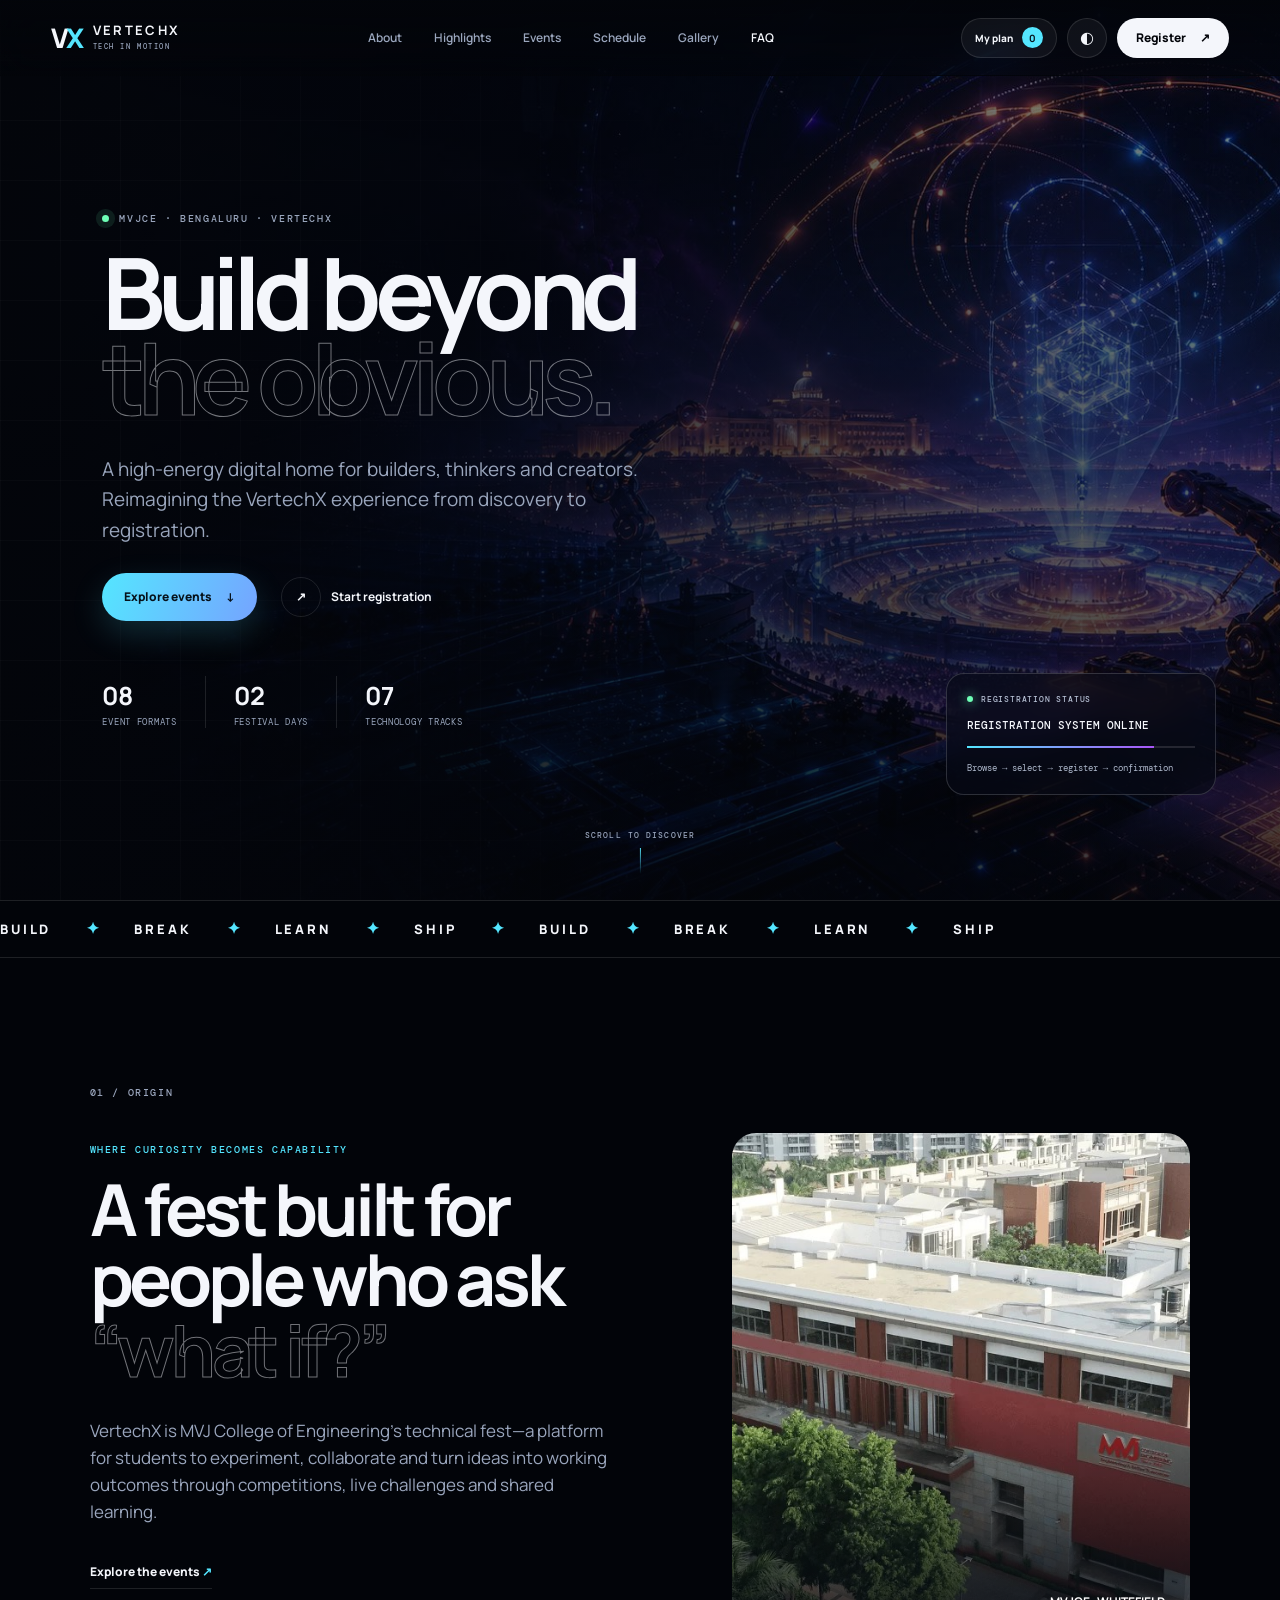
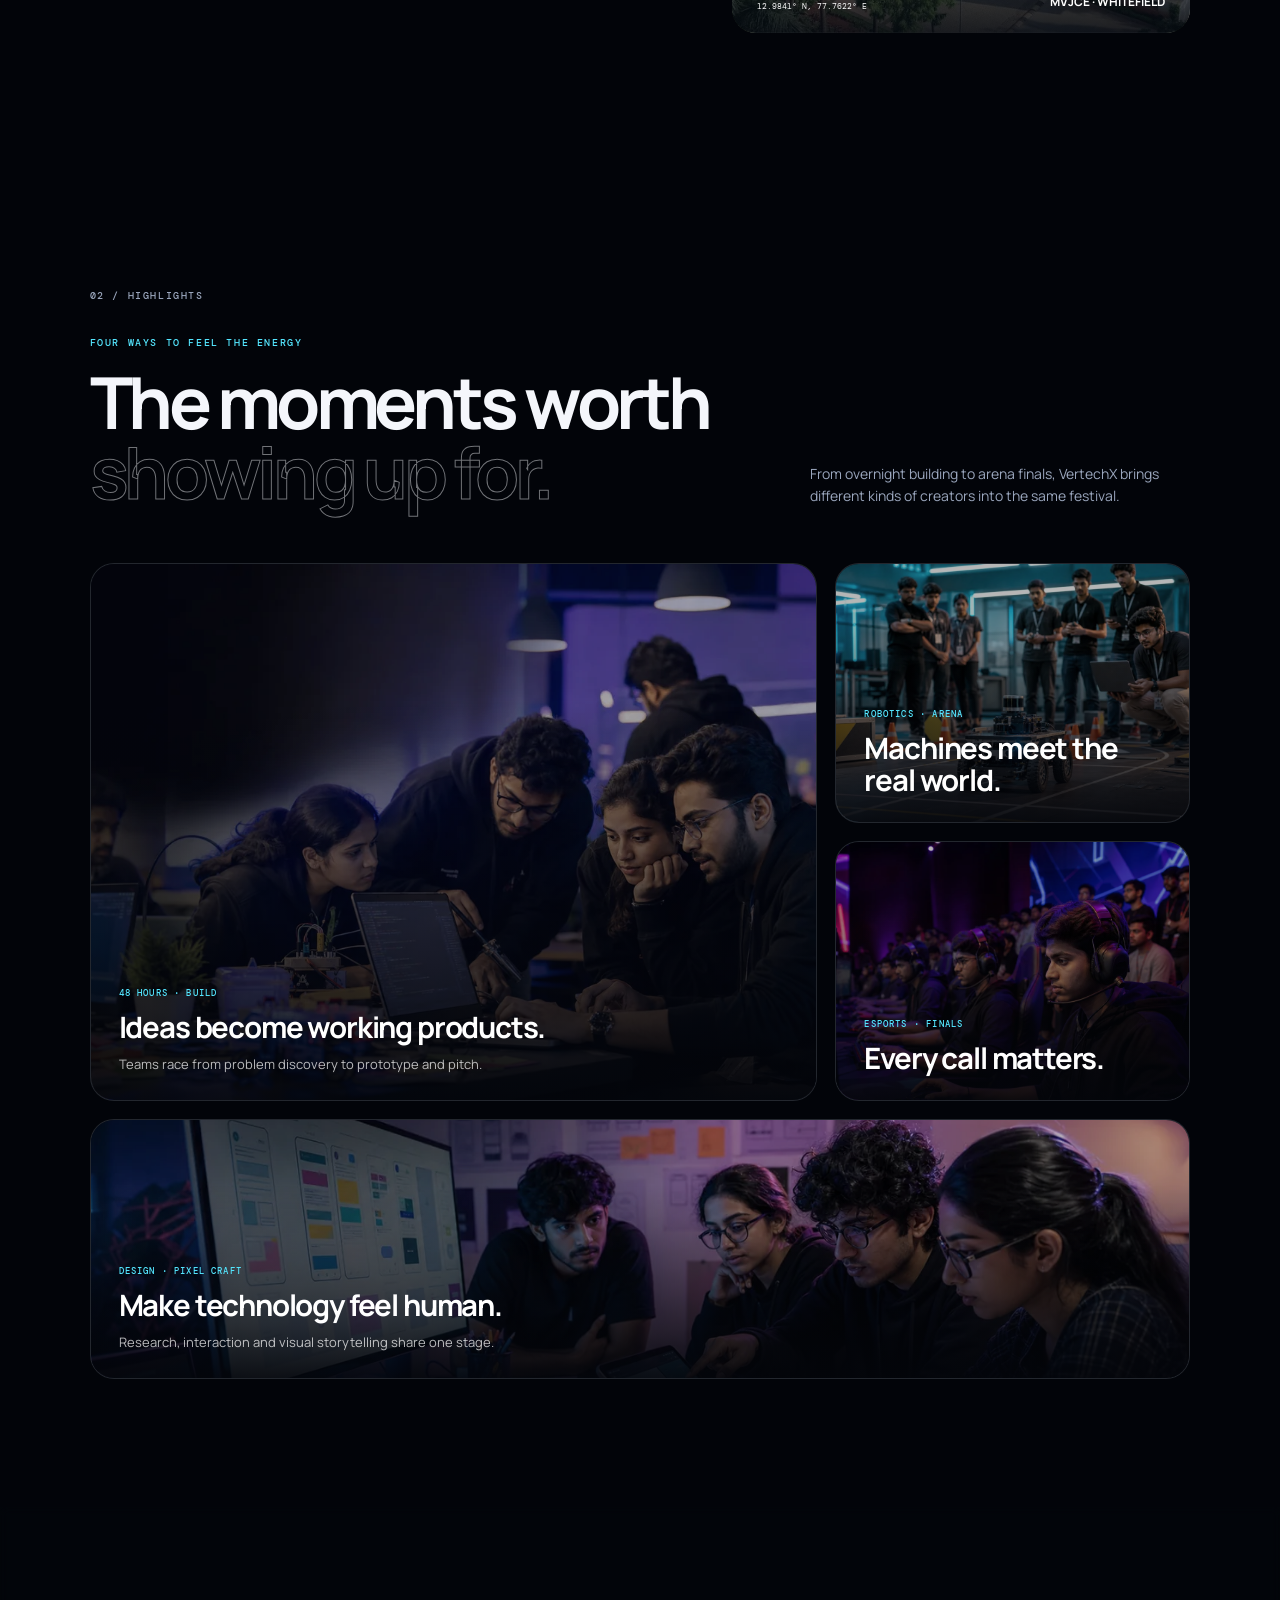
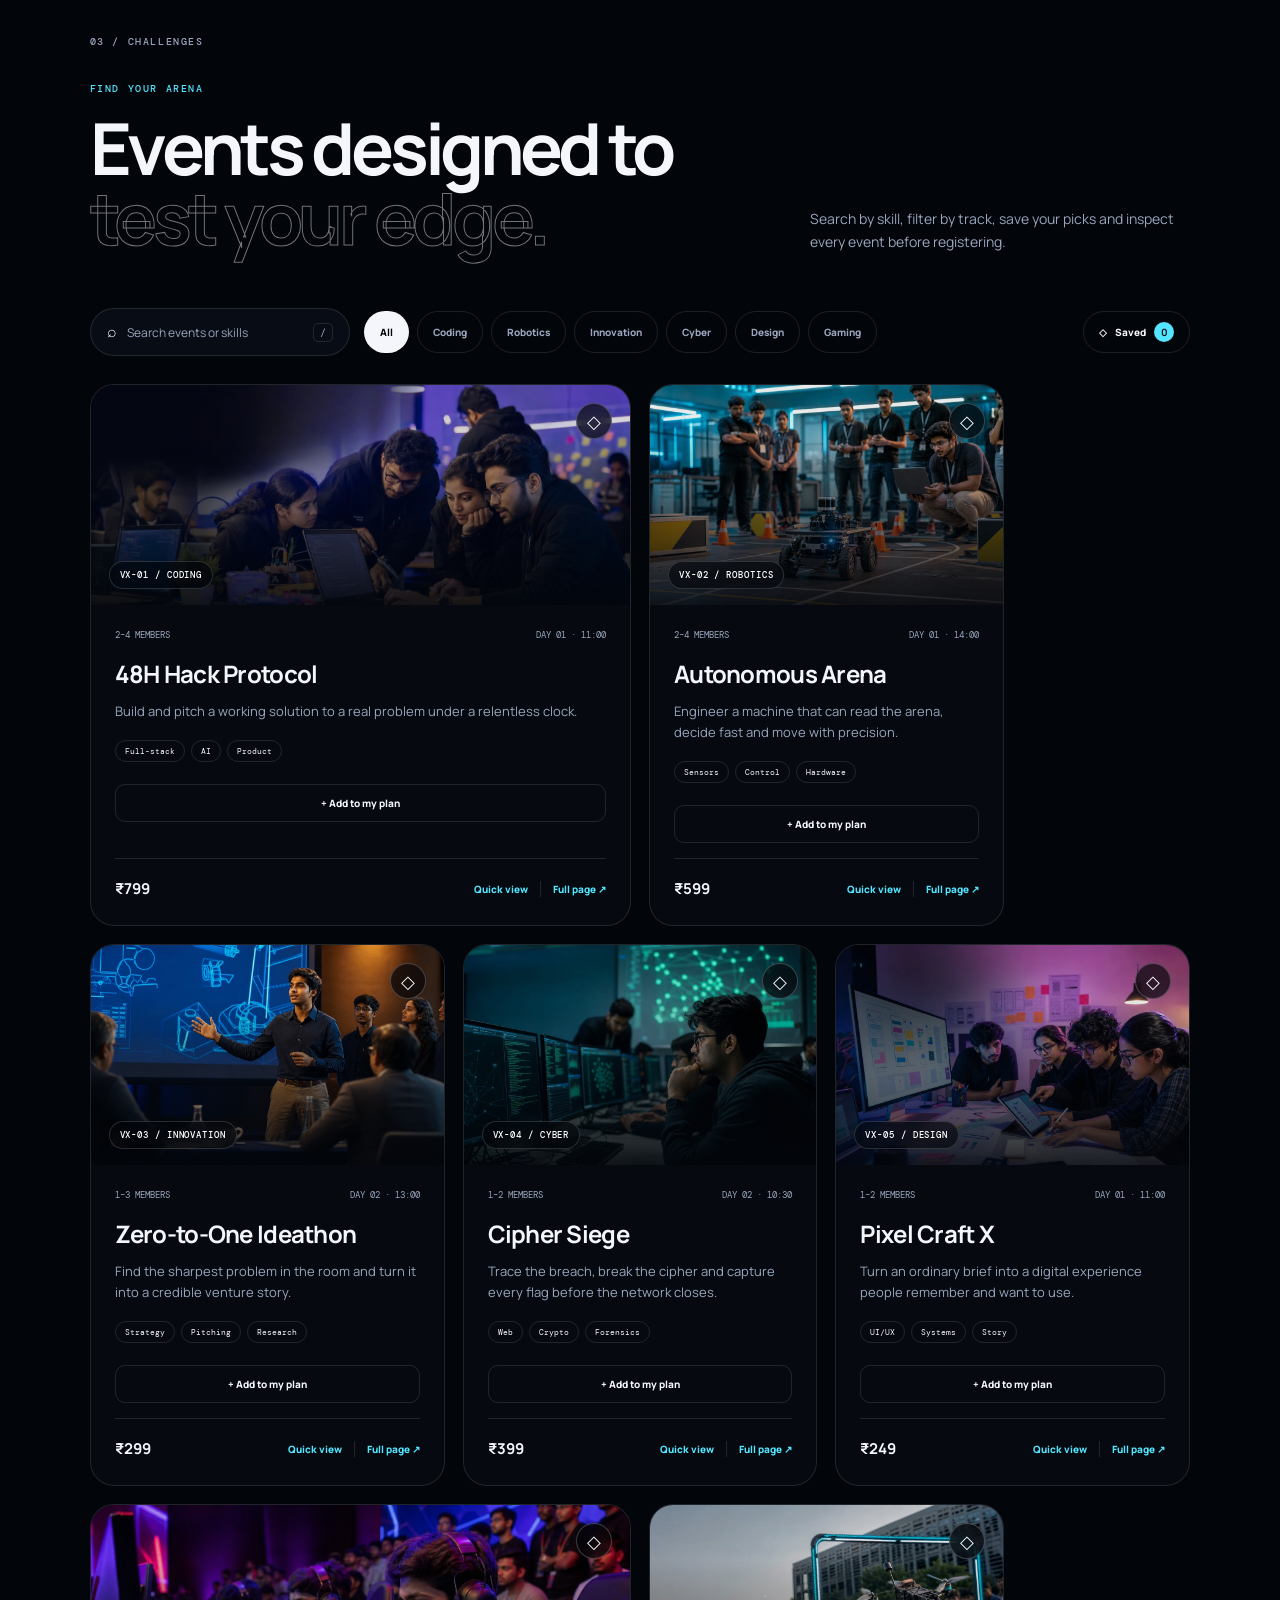
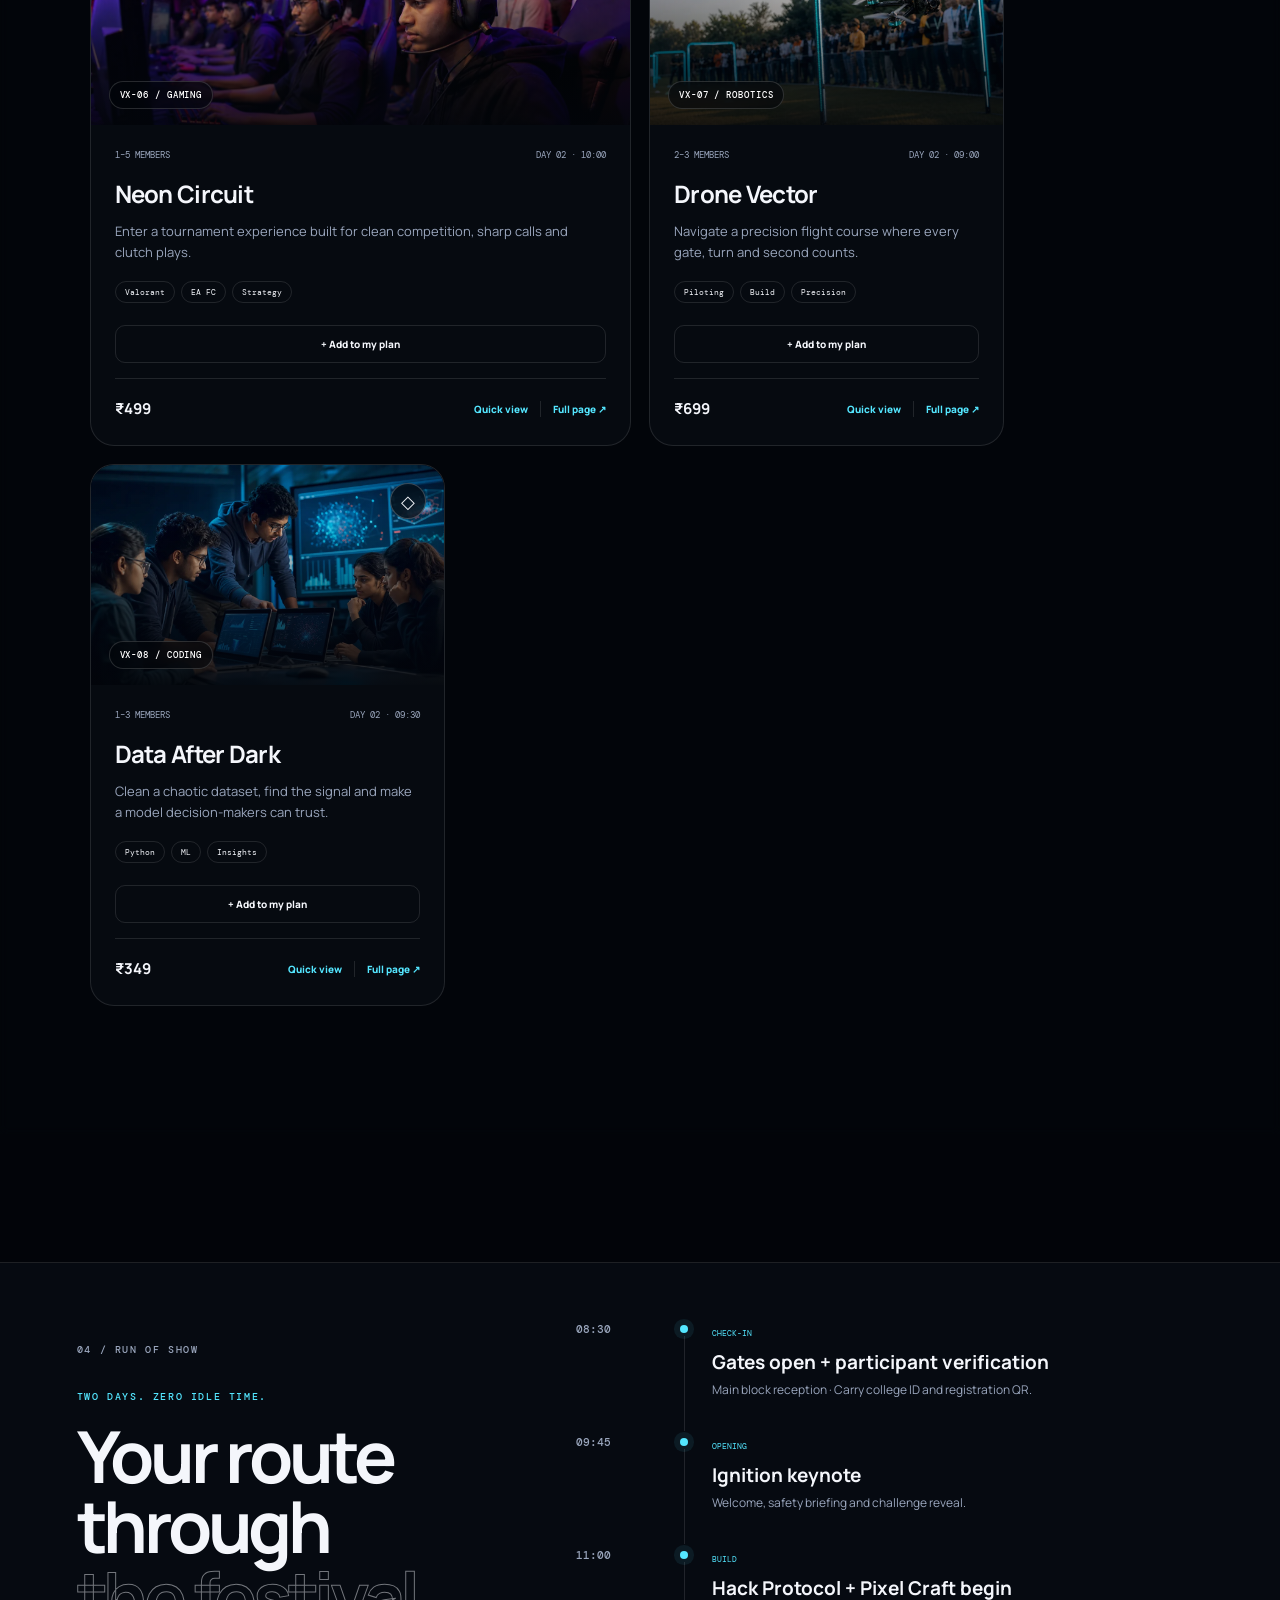
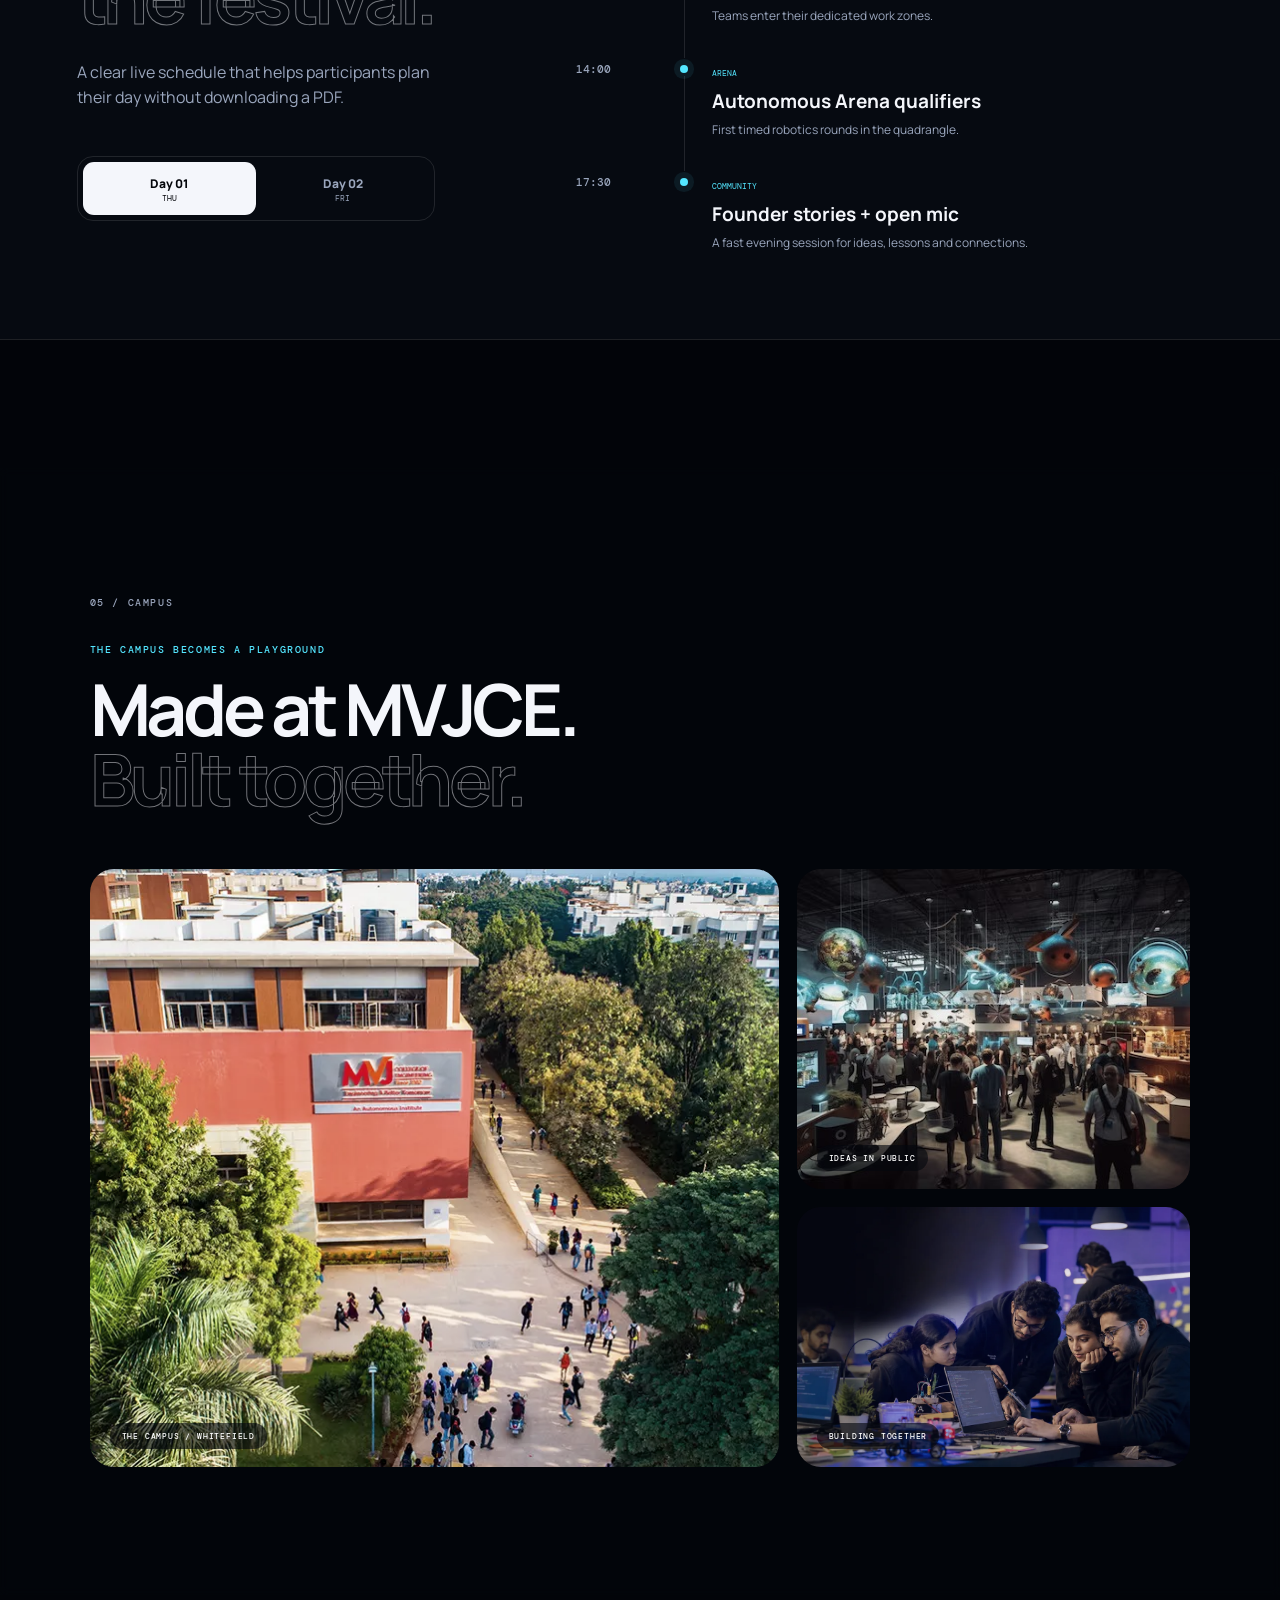
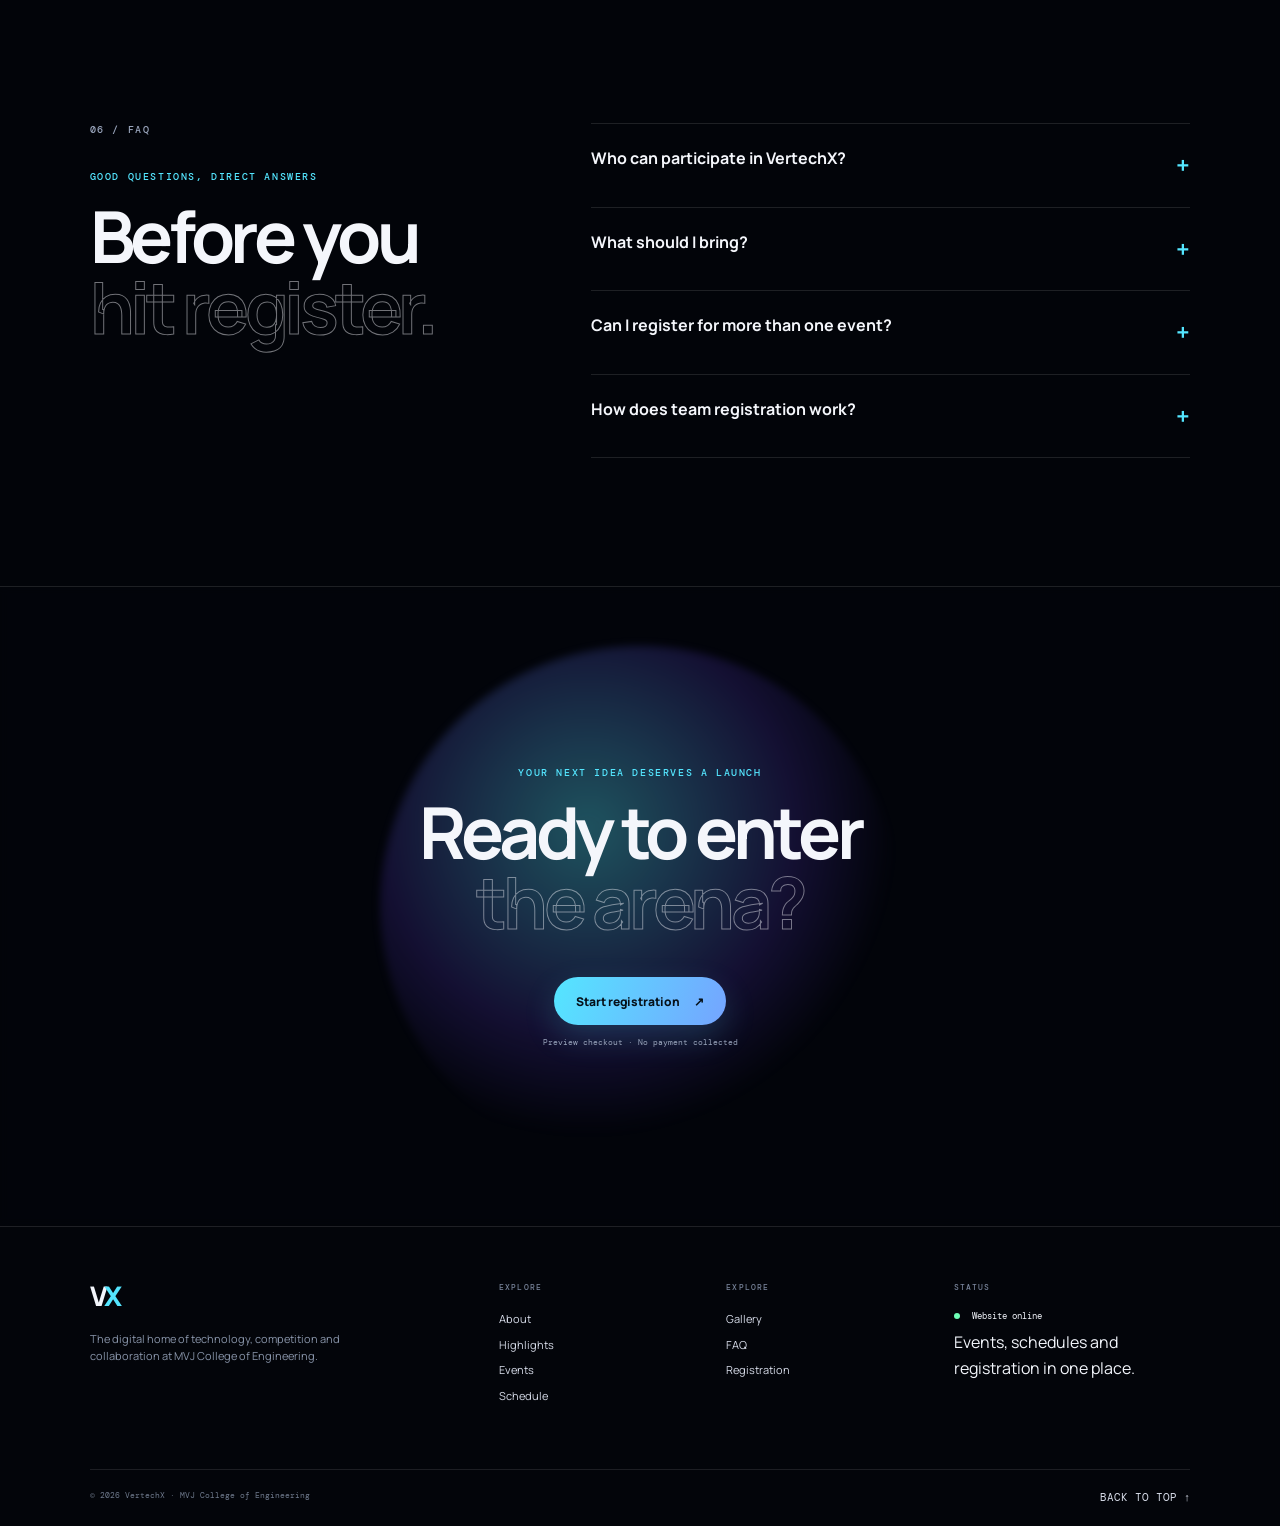
<file: pixelcraft/index.html>
<!doctype html>
<html lang="en">
<head>
  <meta charset="utf-8">
  <meta name="viewport" content="width=device-width, initial-scale=1">
  <meta name="description" content="Explore events, schedules and registrations for VertechX, the technical fest of MVJ College of Engineering.">
  <meta name="theme-color" content="#060912">
  <meta property="og:type" content="website">
  <meta property="og:title" content="VertechX // NEXT — Build Beyond the Obvious">
  <meta property="og:description" content="The next-generation digital experience for VertechX at MVJCE.">
  <meta property="og:image" content="images/hero-optimized.jpg">
  <meta name="twitter:card" content="summary_large_image">
  <meta name="twitter:title" content="VertechX // NEXT">
  <meta name="twitter:description" content="Build beyond the obvious at VertechX, MVJCE.">
  <meta name="twitter:image" content="images/hero-optimized.jpg">
  <title>VertechX // NEXT — MVJCE Technical Fest</title>
  <link rel="manifest" href="manifest.webmanifest"><link rel="icon" href="icons/icon-192.png"><link rel="apple-touch-icon" href="icons/icon-192.png">
  <meta name="mobile-web-app-capable" content="yes"><meta name="apple-mobile-web-app-status-bar-style" content="black-translucent">
  <link rel="preload" href="images/hero-optimized.jpg" as="image" fetchpriority="high">
  <link rel="stylesheet" href="style.css?v=20260716c">
</head>
<body>
  <a class="skip-link" href="#main">Skip to content</a>
  <div class="site-background" aria-hidden="true"></div>

  <header class="site-header" id="top">
    <div class="page-progress" id="page-progress" aria-hidden="true"></div>
    <a class="brand" href="#top" aria-label="VertechX home">
      <span class="brand-mark">V<span>X</span></span>
      <span class="brand-copy"><strong>VERTECHX</strong><small>TECH IN MOTION</small></span>
    </a>
    <nav class="desktop-nav" aria-label="Primary navigation">
      <a href="#about">About</a>
      <a href="#highlights">Highlights</a>
      <a href="#events">Events</a>
      <a href="#schedule">Schedule</a>
      <a href="#gallery">Gallery</a>
      <a href="#faq">FAQ</a>
    </nav>
    <div class="header-actions">
      <button class="install-button" id="install-app" type="button" hidden>Install app <span>↓</span></button>
      <button class="plan-button" id="plan-button" type="button" aria-label="Open my festival plan">My plan <b id="plan-count">0</b></button>
      <button class="icon-button" id="theme-toggle" type="button" aria-label="Switch color theme">◐</button>
      <button class="button button-small open-registration" type="button">Register <span>↗</span></button>
      <button class="menu-button" id="menu-button" type="button" aria-label="Open menu" aria-expanded="false"><span></span><span></span></button>
    </div>
  </header>

  <div class="mobile-nav" id="mobile-nav" aria-hidden="true">
    <a href="#about">About</a><a href="#highlights">Highlights</a><a href="#events">Events</a><a href="#schedule">Schedule</a><a href="#gallery">Gallery</a><a href="#faq">FAQ</a>
    <button class="button open-registration" type="button">Start registration</button>
  </div>

  <main id="main">
    <section class="hero" aria-labelledby="hero-title">
      <div class="hero-art" role="img" aria-label="Futuristic technology festival arena"></div>
      <div class="hero-grid"></div>
      <div class="hero-content">
        <div class="eyebrow"><span class="live-dot"></span> MVJCE · BENGALURU · VERTECHX</div>
        <h1 id="hero-title">Build beyond<br><span>the obvious.</span></h1>
        <p class="hero-lead">A high-energy digital home for builders, thinkers and creators. Reimagining the VertechX experience from discovery to registration.</p>
        <div class="hero-actions">
          <a class="button button-primary" href="#events">Explore events <span>↓</span></a>
          <button class="text-button open-registration" type="button"><span class="play-icon">↗</span> Start registration</button>
        </div>
        <div class="hero-proof" aria-label="Festival highlights">
          <div><strong>08</strong><span>event formats</span></div>
          <div><strong>02</strong><span>festival days</span></div>
          <div><strong>07</strong><span>technology tracks</span></div>
        </div>
      </div>
      <div class="hero-status glass-card">
        <div><span class="pulse"></span><small>REGISTRATION STATUS</small></div>
        <strong>REGISTRATION SYSTEM ONLINE</strong>
        <div class="status-line"><span></span></div>
        <p>Browse → select → register → confirmation</p>
      </div>
      <a class="scroll-cue" href="#about" aria-label="Scroll to about"><span>SCROLL TO DISCOVER</span><i></i></a>
    </section>

    <div class="ticker" aria-hidden="true">
      <div class="ticker-track"><span>BUILD</span><b>✦</b><span>BREAK</span><b>✦</b><span>LEARN</span><b>✦</b><span>SHIP</span><b>✦</b><span>BUILD</span><b>✦</b><span>BREAK</span><b>✦</b><span>LEARN</span><b>✦</b><span>SHIP</span></div>
    </div>

    <section class="section about" id="about">
      <div class="section-number">01 / ORIGIN</div>
      <div class="about-layout">
        <div class="about-copy reveal">
          <p class="kicker">Where curiosity becomes capability</p>
          <h2>A fest built for people who ask <em>“what if?”</em></h2>
          <p>VertechX is MVJ College of Engineering's technical fest—a platform for students to experiment, collaborate and turn ideas into working outcomes through competitions, live challenges and shared learning.</p>
          <a class="inline-link" href="#events">Explore the events <span>↗</span></a>
        </div>
        <figure class="campus-card reveal">
          <img src="images/clg.jpeg" alt="MVJ College of Engineering campus" loading="lazy">
          <figcaption><span>12.9841° N, 77.7622° E</span><strong>MVJCE · WHITEFIELD</strong></figcaption>
        </figure>
      </div>
    </section>

    <section class="section highlights-section" id="highlights" aria-labelledby="highlights-title">
      <div class="section-heading reveal">
        <div><div class="section-number">02 / HIGHLIGHTS</div><p class="kicker">Four ways to feel the energy</p><h2 id="highlights-title">The moments worth<br><em>showing up for.</em></h2></div>
        <p>From overnight building to arena finals, VertechX brings different kinds of creators into the same festival.</p>
      </div>
      <div class="highlight-grid">
        <article class="highlight-card highlight-large reveal">
          <img src="images/events/hackathon.webp" alt="Students collaborating during an overnight hackathon" loading="lazy">
          <div><span>48 HOURS · BUILD</span><h3>Ideas become working products.</h3><p>Teams race from problem discovery to prototype and pitch.</p></div>
        </article>
        <article class="highlight-card reveal">
          <img src="images/events/robotics.webp" alt="An autonomous robot navigating a competition arena" loading="lazy">
          <div><span>ROBOTICS · ARENA</span><h3>Machines meet the real world.</h3></div>
        </article>
        <article class="highlight-card reveal">
          <img src="images/events/gaming.webp" alt="Students competing in an esports tournament" loading="lazy">
          <div><span>ESPORTS · FINALS</span><h3>Every call matters.</h3></div>
        </article>
        <article class="highlight-card highlight-wide reveal">
          <img src="images/events/design.webp" alt="Design students presenting interface prototypes" loading="lazy">
          <div><span>DESIGN · PIXEL CRAFT</span><h3>Make technology feel human.</h3><p>Research, interaction and visual storytelling share one stage.</p></div>
        </article>
      </div>
    </section>

    <section class="section events-section" id="events">
      <div class="section-heading reveal">
        <div><div class="section-number">03 / CHALLENGES</div><p class="kicker">Find your arena</p><h2>Events designed to<br><em>test your edge.</em></h2></div>
        <p>Search by skill, filter by track, save your picks and inspect every event before registering.</p>
      </div>
      <div class="event-toolbar reveal">
        <label class="search-box"><span>⌕</span><input id="event-search" type="search" placeholder="Search events or skills" autocomplete="off"><kbd>/</kbd></label>
        <div class="filters" id="event-filters" aria-label="Filter events"></div>
        <button class="saved-button" id="saved-button" type="button"><span>◇</span> Saved <b id="saved-count">0</b></button>
      </div>
      <div class="event-grid" id="event-grid" aria-live="polite"></div>
      <div class="empty-state" id="empty-state" hidden><strong>No signal found.</strong><p>Try another search or clear the active filter.</p><button type="button" id="clear-filters">Show all events</button></div>
    </section>

    <section class="section schedule-section" id="schedule">
      <div class="schedule-shell reveal">
        <div class="schedule-intro">
          <div class="section-number">04 / RUN OF SHOW</div>
          <p class="kicker">Two days. Zero idle time.</p>
          <h2>Your route through<br><em>the festival.</em></h2>
          <p>A clear live schedule that helps participants plan their day without downloading a PDF.</p>
          <div class="day-tabs" role="tablist" aria-label="Festival days"><button class="active" data-day="day1" role="tab" aria-selected="true">Day 01 <span>THU</span></button><button data-day="day2" role="tab" aria-selected="false">Day 02 <span>FRI</span></button></div>
        </div>
        <div class="timeline" id="timeline"></div>
      </div>
    </section>

    <section class="section gallery-section" id="gallery" aria-labelledby="gallery-title">
      <div class="gallery-copy reveal"><div class="section-number">05 / CAMPUS</div><p class="kicker">The campus becomes a playground</p><h2 id="gallery-title">Made at MVJCE.<br><em>Built together.</em></h2></div>
      <div class="gallery-grid">
        <figure class="gallery-main reveal"><img src="images/bg" alt="Aerial view of MVJ College of Engineering campus" loading="lazy"><figcaption>THE CAMPUS / WHITEFIELD</figcaption></figure>
        <figure class="gallery-tech reveal"><img src="images/tech.jpeg" alt="Technology expo floor" loading="lazy"><figcaption>IDEAS IN PUBLIC</figcaption></figure>
        <figure class="gallery-event reveal"><img src="images/events/hackathon.webp" alt="Students collaborating during a hackathon" loading="lazy"><figcaption>BUILDING TOGETHER</figcaption></figure>
      </div>
    </section>

    <section class="section faq-section" id="faq">
      <div class="faq-intro reveal"><div class="section-number">06 / FAQ</div><p class="kicker">Good questions, direct answers</p><h2>Before you<br><em>hit register.</em></h2></div>
      <div class="faq-list reveal">
        <details><summary>Who can participate in VertechX?<span>+</span></summary><p>Events are designed for college students across disciplines. Final eligibility, dates and college-ID requirements are confirmed during official registration.</p></details>
        <details><summary>What should I bring?<span>+</span></summary><p>Carry a valid college ID and any equipment listed in your event details. Participants should also bring a laptop and charger where required.</p></details>
        <details><summary>Can I register for more than one event?<span>+</span></summary><p>Yes. Select multiple events during registration and review the complete list before confirming your entry.</p></details>
        <details><summary>How does team registration work?<span>+</span></summary><p>Choose the event first and register with the participant details shown in the form. Team-size requirements are listed on every event card.</p></details>
      </div>
    </section>

    <section class="final-cta">
      <div class="orb"></div><p class="kicker">Your next idea deserves a launch</p><h2>Ready to enter<br><em>the arena?</em></h2><button class="button button-primary open-registration" type="button">Start registration <span>↗</span></button><small>Preview checkout · No payment collected</small>
    </section>
  </main>

  <footer class="site-footer">
    <div class="footer-brand"><span class="brand-mark">V<span>X</span></span><p>The digital home of technology, competition and collaboration at MVJ College of Engineering.</p></div>
    <div><strong>EXPLORE</strong><a href="#about">About</a><a href="#highlights">Highlights</a><a href="#events">Events</a><a href="#schedule">Schedule</a></div>
    <div><strong>EXPLORE</strong><a href="#gallery">Gallery</a><a href="#faq">FAQ</a><button class="footer-button open-registration" type="button">Registration</button></div>
    <div><strong>STATUS</strong><span class="online"><i></i> Website online</span><p>Events, schedules and registration in one place.</p></div>
    <div class="footer-bottom"><span>© 2026 VertechX · MVJ College of Engineering</span><a href="#top">BACK TO TOP ↑</a></div>
  </footer>

  <div class="modal" id="event-modal" aria-hidden="true" role="dialog" aria-modal="true" aria-labelledby="event-modal-title">
    <div class="modal-backdrop" data-close-modal></div><div class="event-modal-card"><button class="modal-close" data-close-modal type="button" aria-label="Close event details">×</button><div id="event-modal-content"></div></div>
  </div>

  <div class="modal registration-modal" id="registration-modal" aria-hidden="true" role="dialog" aria-modal="true" aria-labelledby="registration-title">
    <div class="modal-backdrop" data-close-registration></div>
    <div class="registration-card">
      <header><div><small>SECURE REGISTRATION</small><h2 id="registration-title">Enter the arena.</h2></div><button class="modal-close" data-close-registration type="button" aria-label="Close registration">×</button></header>
      <div class="stepper" aria-label="Registration progress"><div class="active" data-step-dot="1"><b>1</b><span>Profile</span></div><i></i><div data-step-dot="2"><b>2</b><span>Events</span></div><i></i><div data-step-dot="3"><b>3</b><span>Review</span></div></div>
      <form id="registration-form" novalidate>
        <section class="form-step active" data-form-step="1">
          <div class="form-heading"><span>01</span><div><h3>Tell us who you are</h3><p>Enter the participant details for this registration.</p></div></div>
          <div class="field-grid"><label>Full name<input name="name" required autocomplete="name" placeholder="Your full name"><small></small></label><label>Email address<input name="email" required type="email" autocomplete="email" placeholder="you@example.com"><small></small></label><label>College<input name="college" required value="MVJ College of Engineering" placeholder="Your institution"><small></small></label><label>Phone number<input name="phone" required inputmode="numeric" autocomplete="tel" placeholder="10-digit number"><small></small></label></div>
        </section>
        <section class="form-step" data-form-step="2">
          <div class="form-heading"><span>02</span><div><h3>Choose your challenges</h3><p>Select one or more events before reviewing your entry.</p></div></div><div class="registration-events" id="registration-events"></div>
        </section>
        <section class="form-step" data-form-step="3">
          <div class="form-heading"><span>03</span><div><h3>Review your registration</h3><p>Confirm your participant details and selected events.</p></div></div>
          <div class="review-layout"><div id="review-details"></div><aside><span>ENTRY TOTAL</span><strong id="review-total">₹0</strong><small>Preview only · no payment collected</small></aside></div>
          <div class="sandbox-note"><b>REGISTRATION PREVIEW</b><p>This concept checkout confirms your selection without collecting payment.</p></div>
        </section>
        <section class="success-state" id="success-state" aria-live="polite"><div class="success-ring">✓</div><p class="kicker">Registration confirmed</p><h3>You are all set.</h3><p>Your preview confirmation has been saved on this device. No payment was collected.</p><div class="ticket-pass" id="ticket-pass"><div><span>VERTECHX // NEXT</span><strong id="ticket-name">PARTICIPANT</strong><small id="ticket-id">VX-PREVIEW</small></div><div id="ticket-qr" aria-label="Registration QR code"></div></div><div class="success-actions"><button class="button button-primary" id="download-pass" type="button">Download pass</button><button class="button" data-close-registration type="button">Return to site</button></div></section>
        <footer class="form-actions"><button class="back-step" id="back-step" type="button" hidden>← Back</button><span id="form-hint">Step 1 of 3</span><button class="button button-primary" id="next-step" type="button">Continue <span>→</span></button></footer>
      </form>
    </div>
  </div>

  <div class="modal planner-modal" id="planner-modal" aria-hidden="true" role="dialog" aria-modal="true" aria-labelledby="planner-title">
    <div class="modal-backdrop" data-close-planner></div>
    <div class="planner-card"><button class="modal-close" data-close-planner type="button" aria-label="Close festival planner">×</button><div class="planner-heading"><small>PERSONAL FESTIVAL PLANNER</small><h2 id="planner-title">My schedule.</h2><p>Build a device-local itinerary and spot timing conflicts before festival day.</p></div><div id="planner-conflicts" class="planner-conflicts" hidden></div><div id="planner-list" class="planner-list"></div><div class="planner-actions"><button class="button" id="clear-plan" type="button">Clear plan</button><button class="button button-primary" id="download-calendar" type="button">Add to calendar <span>↓</span></button></div></div>
  </div>

  <div class="toast" id="toast" role="status" aria-live="polite"></div>
  <script src="vendor/qrcode.min.js"></script><script src="script.js?v=20260716c"></script>
</body>
</html>
</file>
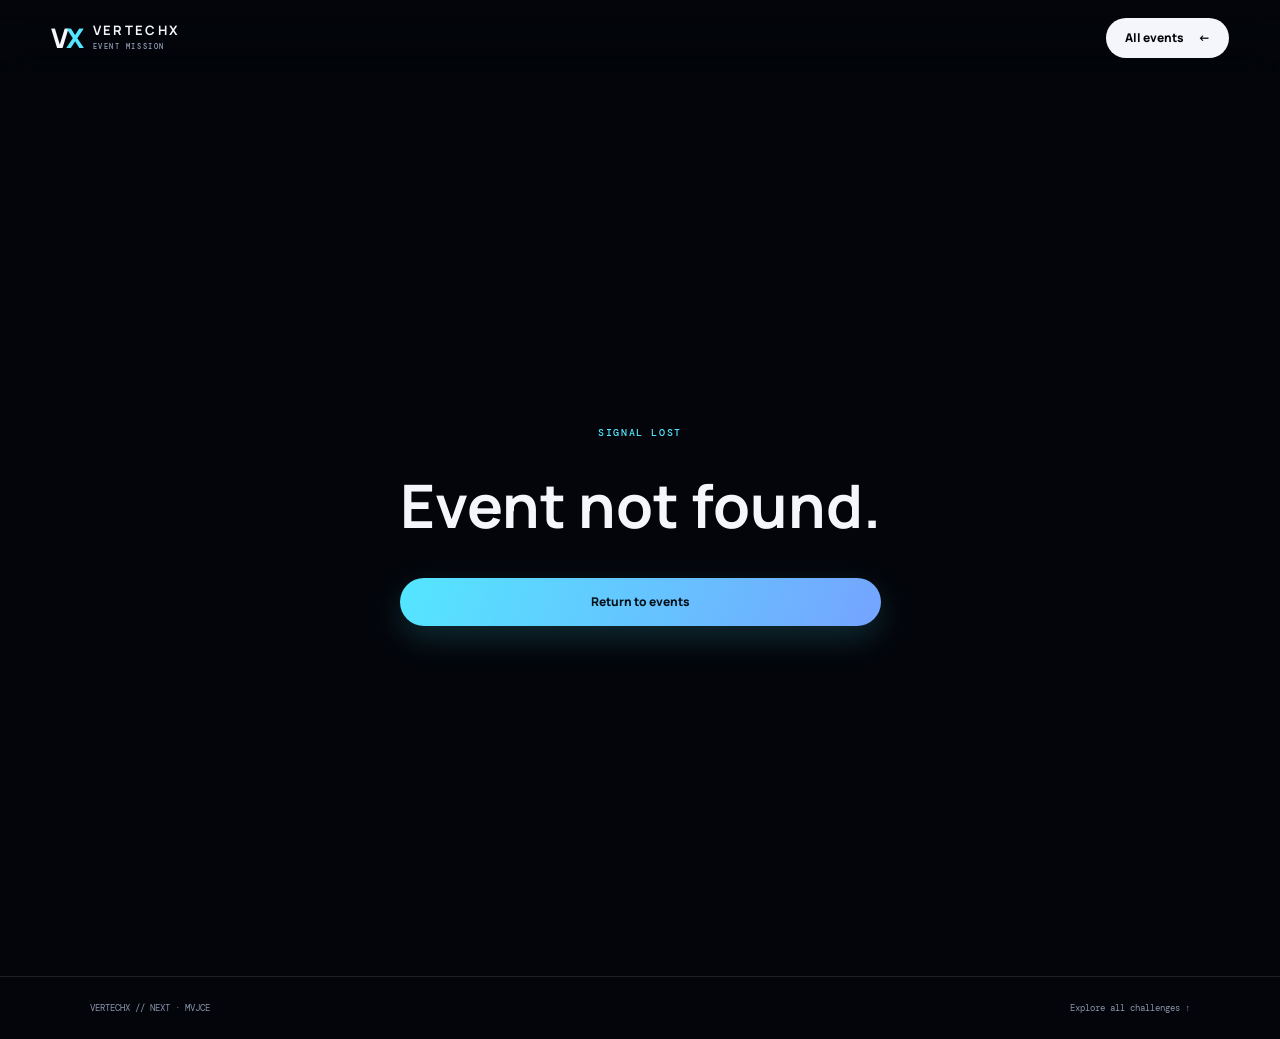
<file: pixelcraft/event.html>
<!doctype html>
<html lang="en">
<head>
  <meta charset="utf-8"><meta name="viewport" content="width=device-width,initial-scale=1">
  <meta name="theme-color" content="#03050a"><meta name="description" content="Explore a VertechX event at MVJ College of Engineering.">
  <title>Event // VertechX NEXT</title><link rel="manifest" href="manifest.webmanifest"><link rel="icon" href="icons/icon-192.png"><link rel="stylesheet" href="style.css?v=20260716c">
</head>
<body class="event-page-body">
  <a class="skip-link" href="#event-page-main">Skip to event</a><div class="site-background" aria-hidden="true"></div>
  <header class="site-header"><a class="brand" href="index.html" aria-label="VertechX home"><span class="brand-mark">V<span>X</span></span><span class="brand-copy"><strong>VERTECHX</strong><small>EVENT MISSION</small></span></a><div class="header-actions"><a class="button button-small" href="index.html#events">All events <span>←</span></a></div></header>
  <main id="event-page-main" class="event-page-main" aria-live="polite"></main>
  <footer class="event-page-footer"><span>VERTECHX // NEXT · MVJCE</span><a href="index.html#events">Explore all challenges ↑</a></footer>
  <div class="toast" id="toast" role="status" aria-live="polite"></div><script src="event-page.js?v=20260716c"></script>
</body>
</html>
</file>
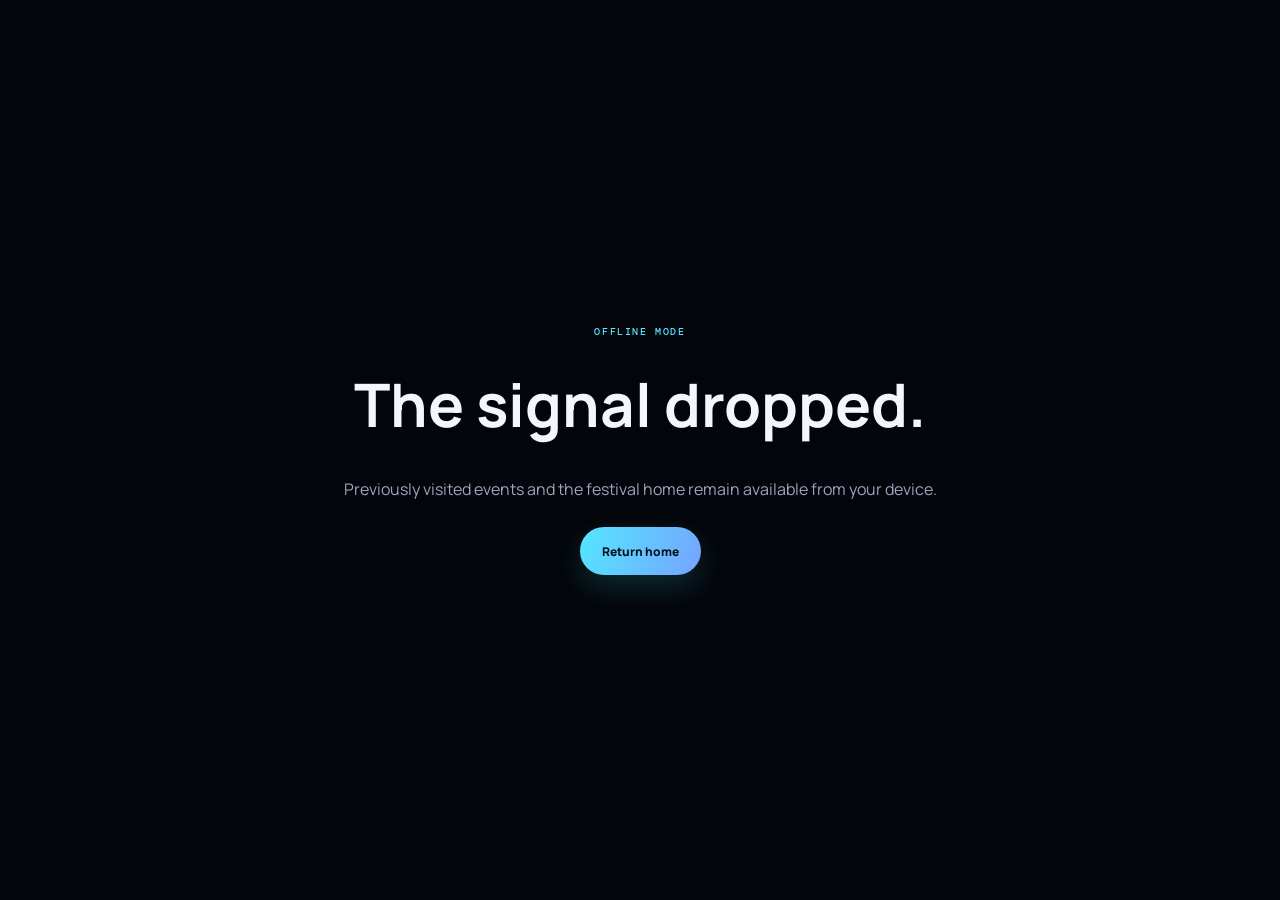
<file: pixelcraft/offline.html>
<!doctype html><html lang="en"><head><meta charset="utf-8"><meta name="viewport" content="width=device-width,initial-scale=1"><meta name="theme-color" content="#03050a"><title>Offline // VertechX NEXT</title><link rel="stylesheet" href="style.css?v=20260716c"></head><body class="event-page-body"><main class="event-not-found"><div><p class="kicker">OFFLINE MODE</p><h1>The signal dropped.</h1><p style="color:var(--muted);margin-bottom:25px">Previously visited events and the festival home remain available from your device.</p><a class="button button-primary" href="index.html">Return home</a></div></main></body></html>
</file>
<file: pixelcraft/style.css>
@import url('https://fonts.googleapis.com/css2?family=DM+Mono:wght@400;500&family=Manrope:wght@400;500;600;700;800&display=swap');

:root{--bg:#060912;--bg-soft:#0b1020;--panel:#0d1425;--panel-2:#101a2f;--text:#f4f6fb;--muted:#9aa6bd;--line:rgba(255,255,255,.11);--cyan:#54e6ff;--blue:#5978ff;--violet:#a855f7;--orange:#ff805d;--green:#6effb6;--display:'Manrope',Arial,sans-serif;--mono:'DM Mono',Consolas,monospace;--radius:24px;--shadow:0 30px 80px rgba(0,0,0,.35)}
body.light{--bg:#f2f5fa;--bg-soft:#e9eef7;--panel:#fff;--panel-2:#e8eef8;--text:#101629;--muted:#59657b;--line:rgba(15,28,50,.13);--shadow:0 25px 70px rgba(42,57,85,.16)}
*{box-sizing:border-box;margin:0;padding:0}[hidden]{display:none!important}html{scroll-behavior:smooth;scroll-padding-top:100px;background:#03050a}body{background:transparent;color:var(--text);font-family:var(--display);line-height:1.6;overflow-x:hidden;transition:color .25s}body.modal-open{overflow:hidden}.site-background{position:fixed;inset:0;z-index:-1;background:linear-gradient(90deg,rgba(3,5,10,.94),rgba(3,5,10,.62) 48%,rgba(3,5,10,.34)),linear-gradient(0deg,rgba(3,5,10,.62),rgba(3,5,10,.12)),url('images/hero-optimized.jpg') 62% center/cover no-repeat}body.light .site-background{filter:brightness(1.15);opacity:.3}button,input{font:inherit}button,a{-webkit-tap-highlight-color:transparent}a{color:inherit;text-decoration:none}button{color:inherit}img{display:block;max-width:100%}::selection{background:var(--cyan);color:#04111b}.skip-link{position:fixed;left:12px;top:-80px;background:var(--cyan);color:#04111b;padding:10px 16px;z-index:1000;border-radius:8px;font-weight:800}.skip-link:focus{top:12px}
.concept-bar{height:30px;background:#bddb29;color:#0b1106;display:flex;align-items:center;justify-content:center;gap:12px;font:500 10px var(--mono);letter-spacing:.1em;text-transform:uppercase;position:relative;z-index:51}.concept-divider{width:3px;height:3px;border-radius:50%;background:currentColor}
.site-header{height:76px;position:fixed;top:0;left:0;right:0;z-index:50;display:flex;align-items:center;justify-content:space-between;padding:0 clamp(20px,4vw,68px);background:linear-gradient(to bottom,rgba(3,5,10,.92),rgba(3,5,10,.48));backdrop-filter:blur(18px);border-bottom:1px solid transparent;transition:.3s}.site-header.scrolled{border-color:var(--line);background:rgba(3,5,10,.9)}body.light .site-header{background:rgba(242,245,250,.88)}.brand{display:flex;align-items:center;gap:12px}.brand-mark{font-size:27px;font-weight:900;letter-spacing:-.12em;line-height:1}.brand-mark span{color:var(--cyan)}.brand-copy{display:flex;flex-direction:column;line-height:1}.brand-copy strong{font-size:13px;letter-spacing:.18em}.brand-copy small{font:500 7px var(--mono);color:var(--muted);letter-spacing:.22em;margin-top:5px}.desktop-nav{display:flex;align-items:center;gap:32px}.desktop-nav a{font-size:12px;font-weight:600;color:var(--muted);transition:.2s}.desktop-nav a:hover,.desktop-nav a.active{color:var(--text)}.header-actions{display:flex;align-items:center;gap:10px}.icon-button,.menu-button{border:1px solid var(--line);background:rgba(255,255,255,.05);height:40px;width:40px;border-radius:50%;cursor:pointer}.menu-button{display:none;flex-direction:column;justify-content:center;align-items:center;gap:5px}.menu-button span{height:1px;width:17px;background:currentColor;transition:.2s}.menu-button[aria-expanded=true] span:first-child{transform:translateY(3px) rotate(45deg)}.menu-button[aria-expanded=true] span:last-child{transform:translateY(-3px) rotate(-45deg)}
.button{border:1px solid var(--line);background:transparent;color:var(--text);min-height:48px;border-radius:100px;padding:0 22px;display:inline-flex;align-items:center;justify-content:center;gap:14px;font-weight:800;font-size:12px;cursor:pointer;transition:transform .2s,background .2s,border-color .2s}.button:hover{transform:translateY(-2px);border-color:rgba(255,255,255,.35)}.button-small{min-height:40px;padding:0 18px;background:var(--text);color:var(--bg)}.button-primary{background:linear-gradient(110deg,var(--cyan),#75a4ff);color:#06111a;border:0;box-shadow:0 12px 32px rgba(84,230,255,.17)}.button-primary:hover{box-shadow:0 15px 40px rgba(84,230,255,.28)}
.mobile-nav{position:fixed;z-index:45;inset:76px 0 auto;background:rgba(3,5,10,.96);border-bottom:1px solid var(--line);padding:22px;display:none;flex-direction:column;gap:18px;transform:translateY(-120%);transition:.25s}.mobile-nav.open{transform:none}.mobile-nav a{font-size:22px;font-weight:800}.mobile-nav .button{margin-top:10px}
.hero{min-height:100vh;position:relative;display:flex;align-items:center;padding:150px clamp(24px,8vw,130px) 80px;isolation:isolate;overflow:hidden}.hero-art{position:absolute;inset:0;z-index:-3;background:url('images/hero-vertechx.png') center/cover no-repeat}.hero-art:after{content:"";position:absolute;inset:0;background:linear-gradient(90deg,rgba(6,9,18,.98) 0%,rgba(6,9,18,.82) 37%,rgba(6,9,18,.12) 75%),linear-gradient(0deg,var(--bg) 0%,transparent 24%)}body.light .hero-art:after{background:linear-gradient(90deg,rgba(242,245,250,.97),rgba(242,245,250,.8) 38%,rgba(242,245,250,.1) 76%),linear-gradient(0deg,var(--bg),transparent 24%)}.hero-grid{position:absolute;inset:0;z-index:-2;background-image:linear-gradient(rgba(255,255,255,.025) 1px,transparent 1px),linear-gradient(90deg,rgba(255,255,255,.025) 1px,transparent 1px);background-size:60px 60px;mask-image:linear-gradient(to right,#000,transparent 67%)}.hero-content{max-width:760px;position:relative;z-index:2}.eyebrow,.kicker,.section-number{font:500 10px var(--mono);letter-spacing:.16em;text-transform:uppercase}.eyebrow{color:var(--muted);display:flex;align-items:center;gap:10px;margin-bottom:25px}.live-dot{width:7px;height:7px;border-radius:50%;background:var(--green);box-shadow:0 0 0 6px rgba(110,255,182,.1)}.hero h1{font-size:clamp(55px,7.8vw,118px);letter-spacing:-.075em;line-height:.85;max-width:900px}.hero h1 span,.section h2 em,.final-cta h2 em{font-style:normal;color:transparent;-webkit-text-stroke:1px rgba(244,246,251,.46)}body.light .hero h1 span,body.light .section h2 em,body.light .final-cta h2 em{-webkit-text-stroke-color:rgba(16,22,41,.46)}.hero-lead{max-width:580px;color:var(--muted);font-size:clamp(15px,1.6vw,19px);margin:34px 0 28px}.hero-actions{display:flex;align-items:center;gap:24px;flex-wrap:wrap}.text-button{background:none;border:0;font-size:12px;font-weight:700;cursor:pointer;display:flex;align-items:center;gap:10px}.play-icon{width:40px;height:40px;border:1px solid var(--line);border-radius:50%;display:grid;place-items:center}.hero-proof{display:flex;margin-top:55px;gap:0}.hero-proof div{padding:0 28px;border-left:1px solid var(--line);display:flex;flex-direction:column}.hero-proof div:first-child{padding-left:0;border-left:0}.hero-proof strong{font-size:25px}.hero-proof span{font:400 9px var(--mono);text-transform:uppercase;color:var(--muted);letter-spacing:.08em}.hero-status{position:absolute;right:clamp(25px,5vw,80px);bottom:105px;width:270px;padding:20px}.glass-card{background:rgba(7,11,23,.62);backdrop-filter:blur(16px);border:1px solid rgba(255,255,255,.16);border-radius:18px}.hero-status>div:first-child{display:flex;align-items:center;gap:8px}.hero-status small{font:500 8px var(--mono);color:#b8c2d6;letter-spacing:.1em}.hero-status strong{display:block;font:500 11px var(--mono);margin-top:14px}.pulse{width:6px;height:6px;background:var(--green);border-radius:50%;box-shadow:0 0 12px var(--green)}.status-line{height:2px;background:rgba(255,255,255,.12);margin:14px 0}.status-line span{display:block;width:82%;height:100%;background:linear-gradient(90deg,var(--cyan),var(--violet))}.hero-status p{font:400 9px var(--mono);color:#aeb8cb}.scroll-cue{position:absolute;bottom:26px;left:50%;transform:translateX(-50%);display:flex;flex-direction:column;align-items:center;gap:8px;font:500 8px var(--mono);color:var(--muted);letter-spacing:.14em}.scroll-cue i{width:1px;height:26px;background:linear-gradient(var(--cyan),transparent)}
.ticker{height:58px;border-top:1px solid var(--line);border-bottom:1px solid var(--line);overflow:hidden;background:var(--bg-soft);display:flex;align-items:center}.ticker-track{display:flex;align-items:center;gap:35px;min-width:max-content;animation:ticker 24s linear infinite}.ticker span{font-size:13px;font-weight:800;letter-spacing:.22em}.ticker b{color:var(--cyan)}@keyframes ticker{to{transform:translateX(-50%)}}
.section{padding:clamp(85px,10vw,155px) clamp(22px,7vw,110px);position:relative}.section-number{color:var(--muted);margin-bottom:34px}.kicker{color:var(--cyan);margin-bottom:18px}.section h2,.final-cta h2{font-size:clamp(42px,5.6vw,82px);letter-spacing:-.06em;line-height:.98}.about-layout{display:grid;grid-template-columns:1.15fr .85fr;gap:22px}.about-copy{padding:10px 8vw 50px 0}.about-copy>p:not(.kicker){color:var(--muted);font-size:17px;max-width:650px;margin:32px 0}.inline-link{font-size:12px;font-weight:800;border-bottom:1px solid var(--line);padding-bottom:8px}.inline-link span{color:var(--cyan)}.campus-card{min-height:470px;position:relative;overflow:hidden;border-radius:var(--radius)}.campus-card:after{content:"";position:absolute;inset:0;background:linear-gradient(transparent 55%,rgba(3,7,15,.88))}.campus-card img{width:100%;height:100%;object-fit:cover}.campus-card figcaption{position:absolute;z-index:2;inset:auto 25px 22px;display:flex;justify-content:space-between;align-items:end;color:white}.campus-card figcaption span{font:400 8px var(--mono)}.campus-card figcaption strong{font-size:12px}.about-stat{border:1px solid var(--line);border-radius:var(--radius);padding:34px;min-height:220px;background:var(--panel)}.about-stat>span{font:500 12px var(--mono);color:var(--cyan)}.about-stat strong{display:block;font-size:23px;margin:45px 0 9px}.about-stat p{color:var(--muted);font-size:13px;max-width:420px}.about-stat.accent{background:linear-gradient(135deg,#4c5cff,#9a45f0);color:white;border:0}.about-stat.accent>span,.about-stat.accent p{color:rgba(255,255,255,.75)}
.events-section{background:var(--bg-soft)}.section-heading{display:flex;align-items:end;justify-content:space-between;gap:40px;margin-bottom:55px}.section-heading>p{max-width:380px;color:var(--muted);font-size:14px}.event-toolbar{display:flex;align-items:center;gap:14px;margin-bottom:28px}.search-box{height:48px;min-width:260px;display:flex;align-items:center;gap:10px;border:1px solid var(--line);border-radius:50px;padding:0 16px;background:var(--panel)}.search-box input{border:0;outline:0;background:transparent;color:var(--text);width:100%;font-size:12px}.search-box input::placeholder{color:var(--muted)}kbd{font:400 10px var(--mono);border:1px solid var(--line);padding:2px 6px;border-radius:5px;color:var(--muted)}.filters{display:flex;gap:8px;flex:1;overflow:auto;scrollbar-width:none}.filters button,.saved-button{white-space:nowrap;height:42px;border:1px solid var(--line);border-radius:50px;padding:0 15px;background:transparent;color:var(--muted);font-size:10px;font-weight:800;cursor:pointer}.filters button.active{background:var(--text);color:var(--bg)}.saved-button{display:flex;align-items:center;gap:8px;color:var(--text)}.saved-button b{background:var(--cyan);color:#06111a;width:20px;height:20px;border-radius:50%;display:grid;place-items:center}.event-grid{display:grid;grid-template-columns:repeat(12,1fr);gap:18px}.event-card{grid-column:span 4;border:1px solid var(--line);border-radius:var(--radius);background:var(--panel);overflow:hidden;min-height:410px;display:flex;flex-direction:column;transition:transform .25s,border-color .25s,box-shadow .25s}.event-card:hover{transform:translateY(-7px);border-color:rgba(84,230,255,.5);box-shadow:var(--shadow)}.event-card:nth-child(1),.event-card:nth-child(6){grid-column:span 6}.event-visual{height:180px;position:relative;padding:24px;overflow:hidden;background:var(--event-gradient)}.event-visual:before{content:"";position:absolute;width:220px;height:220px;border:1px solid rgba(255,255,255,.22);border-radius:50%;right:-50px;top:-70px;box-shadow:0 0 0 35px rgba(255,255,255,.04),0 0 0 70px rgba(255,255,255,.03)}.event-code{font:500 9px var(--mono);color:rgba(255,255,255,.7);letter-spacing:.1em}.event-glyph{position:absolute;right:24px;bottom:-16px;font-size:105px;line-height:1;color:rgba(255,255,255,.18);font-weight:900}.save-event{position:absolute;right:18px;top:18px;width:36px;height:36px;border-radius:50%;background:rgba(5,8,16,.3);border:1px solid rgba(255,255,255,.22);font-size:18px;cursor:pointer;z-index:2}.save-event.saved{background:#fff;color:#111}.event-body{padding:24px;display:flex;flex:1;flex-direction:column}.event-meta{display:flex;justify-content:space-between;font:400 9px var(--mono);color:var(--muted);text-transform:uppercase}.event-card h3{font-size:24px;letter-spacing:-.03em;margin:14px 0 8px}.event-card p{color:var(--muted);font-size:13px}.event-skills{display:flex;gap:6px;flex-wrap:wrap;margin:18px 0}.event-skills span{font:400 8px var(--mono);border:1px solid var(--line);border-radius:30px;padding:5px 9px}.event-footer{display:flex;align-items:center;justify-content:space-between;margin-top:auto;padding-top:18px;border-top:1px solid var(--line)}.event-footer strong{font-size:15px}.event-footer button{border:0;background:none;color:var(--cyan);font-size:11px;font-weight:800;cursor:pointer}.empty-state{text-align:center;border:1px dashed var(--line);padding:70px;border-radius:var(--radius)}.empty-state strong{font-size:28px}.empty-state p{color:var(--muted)}.empty-state button{margin-top:15px;background:none;border:0;color:var(--cyan);cursor:pointer}
.schedule-section{padding-left:0;padding-right:0}.schedule-shell{display:grid;grid-template-columns:.8fr 1.2fr;border-top:1px solid var(--line);border-bottom:1px solid var(--line)}.schedule-intro{padding:80px clamp(25px,6vw,95px);background:var(--panel)}.schedule-intro>p:not(.kicker){color:var(--muted);margin:28px 0}.day-tabs{display:flex;margin-top:45px;border:1px solid var(--line);border-radius:16px;padding:5px}.day-tabs button{flex:1;border:0;border-radius:11px;background:none;color:var(--muted);padding:12px;cursor:pointer;font-weight:800;font-size:12px}.day-tabs button span{display:block;font:400 8px var(--mono)}.day-tabs button.active{background:var(--text);color:var(--bg)}.timeline{padding:55px clamp(25px,5vw,80px)}.timeline-item{display:grid;grid-template-columns:80px 16px 1fr;gap:20px;min-height:105px}.timeline-time{font:500 11px var(--mono);color:var(--muted);padding-top:4px}.timeline-marker{position:relative}.timeline-marker:before{content:"";width:8px;height:8px;background:var(--cyan);border-radius:50%;position:absolute;top:7px;left:4px;box-shadow:0 0 0 6px rgba(84,230,255,.08)}.timeline-marker:after{content:"";position:absolute;width:1px;background:var(--line);left:8px;top:18px;bottom:0}.timeline-item:last-child .timeline-marker:after{display:none}.timeline-content{padding-bottom:32px}.timeline-content small{font:400 8px var(--mono);color:var(--cyan);text-transform:uppercase}.timeline-content h3{font-size:19px;margin:3px 0}.timeline-content p{font-size:12px;color:var(--muted)}
.feature-grid{display:grid;grid-template-columns:repeat(3,1fr);gap:18px}.feature{border:1px solid var(--line);background:var(--panel);border-radius:var(--radius);padding:30px;min-height:300px;position:relative;overflow:hidden;display:flex;flex-direction:column;justify-content:flex-end}.feature-large{grid-column:span 2;grid-row:span 2;min-height:618px}.feature-wide{grid-column:span 2;min-height:260px;flex-direction:row;align-items:end;justify-content:space-between}.feature-index{position:absolute;top:25px;left:28px;font:500 9px var(--mono);color:var(--muted)}.feature-icon{position:absolute;right:30px;top:22px;font-size:60px;color:rgba(84,230,255,.16)}.feature h3{font-size:24px;margin-bottom:8px}.feature p{color:var(--muted);font-size:13px;max-width:520px}.radar{position:absolute;top:75px;left:50%;transform:translateX(-50%);width:290px;height:290px;border:1px solid rgba(84,230,255,.23);border-radius:50%;display:grid;place-items:center;background:radial-gradient(circle,rgba(84,230,255,.08),transparent 65%)}.radar:before,.radar:after,.radar i{content:"";position:absolute;border:1px solid rgba(84,230,255,.14);border-radius:50%;inset:35px}.radar:after{inset:80px}.radar i:nth-child(1){inset:50% auto auto 50%;width:1px;height:50%;border:0;border-left:1px solid rgba(84,230,255,.25);border-radius:0;transform-origin:top;animation:scan 5s linear infinite}.radar i:nth-child(2){inset:50% 0 auto;width:100%;height:1px;border:0;border-top:1px solid rgba(84,230,255,.12);border-radius:0}.radar i:nth-child(3){inset:0 auto 0 50%;width:1px;border:0;border-left:1px solid rgba(84,230,255,.12);border-radius:0}.radar b{font-size:35px;color:var(--cyan)}@keyframes scan{to{transform:rotate(360deg)}}.device-lines{width:220px}.device-lines i{display:block;height:12px;border:1px solid var(--line);border-radius:20px;margin-top:8px}.device-lines i:nth-child(2){width:75%}.device-lines i:nth-child(3){width:45%}
.gallery-section{background:var(--bg-soft)}.gallery-copy{margin-bottom:55px}.gallery-grid{display:grid;grid-template-columns:1.4fr .8fr;grid-template-rows:320px 260px;gap:18px}.gallery-grid figure,.gallery-quote{position:relative;overflow:hidden;border-radius:var(--radius)}.gallery-main{grid-row:span 2}.gallery-grid img{width:100%;height:100%;object-fit:cover;filter:saturate(.75);transition:.45s}.gallery-grid figure:hover img{transform:scale(1.03);filter:saturate(1)}.gallery-grid figcaption{position:absolute;left:20px;bottom:18px;color:white;background:rgba(4,7,13,.62);padding:8px 12px;border-radius:30px;font:500 8px var(--mono);letter-spacing:.1em}.gallery-quote{background:linear-gradient(135deg,#3c4dff,#a748d5);padding:30px;color:white}.gallery-quote>span{font-size:60px;line-height:.6}.gallery-quote p{font-size:20px;font-weight:700;line-height:1.3;margin:18px 0}.gallery-quote footer{font:400 8px var(--mono);color:rgba(255,255,255,.7)}
.architecture-section{padding-top:0}.architecture{border:1px solid var(--line);border-radius:var(--radius);padding:50px;background:var(--panel)}.architecture>div:first-child{display:flex;justify-content:space-between;align-items:end}.system-flow{display:flex;align-items:stretch;margin-top:55px}.system-flow div{flex:1;border:1px solid var(--line);border-radius:16px;padding:22px}.system-flow i{font-style:normal;color:var(--cyan);align-self:center;padding:0 10px}.system-flow b{font:500 9px var(--mono);color:var(--cyan)}.system-flow strong,.system-flow span{display:block}.system-flow strong{margin-top:25px}.system-flow span{font-size:10px;color:var(--muted);margin-top:5px}
.faq-section{display:grid;grid-template-columns:.8fr 1.2fr;gap:8vw}.faq-list details{border-top:1px solid var(--line);padding:22px 0}.faq-list details:last-child{border-bottom:1px solid var(--line)}.faq-list summary{list-style:none;cursor:pointer;display:flex;justify-content:space-between;gap:20px;font-weight:700}.faq-list summary::-webkit-details-marker{display:none}.faq-list summary span{color:var(--cyan);font-size:24px;transition:.2s}.faq-list details[open] summary span{transform:rotate(45deg)}.faq-list details p{color:var(--muted);font-size:13px;max-width:680px;padding:18px 45px 3px 0}
.final-cta{text-align:center;min-height:640px;display:flex;flex-direction:column;justify-content:center;align-items:center;position:relative;overflow:hidden;padding:80px 20px;border-top:1px solid var(--line)}.final-cta .orb{position:absolute;width:520px;height:520px;border-radius:50%;background:radial-gradient(circle at 40% 35%,rgba(84,230,255,.35),rgba(103,69,238,.18) 45%,transparent 67%);filter:blur(4px);z-index:-1}.final-cta .button{margin:40px 0 12px}.final-cta small{font:400 8px var(--mono);color:var(--muted)}
.site-footer{border-top:1px solid var(--line);padding:55px clamp(22px,7vw,110px) 22px;display:grid;grid-template-columns:2fr 1fr 1fr 1.3fr;gap:45px;background:#03050a;color:#f2f5fb}.footer-brand{max-width:300px}.footer-brand p,.site-footer>div:last-of-type p{color:#8995aa;font-size:11px;margin-top:16px}.site-footer>div:not(.footer-brand):not(.footer-bottom){display:flex;flex-direction:column;gap:8px}.site-footer strong{font:500 8px var(--mono);letter-spacing:.14em;color:#778399;margin-bottom:10px}.site-footer a,.footer-button{font-size:11px;color:#d8ddea}.footer-button{border:0;background:none;text-align:left;cursor:pointer;padding:0}.online{font:400 9px var(--mono)}.online i{display:inline-block;width:6px;height:6px;background:var(--green);border-radius:50%;margin-right:7px}.footer-bottom{grid-column:1/-1;border-top:1px solid rgba(255,255,255,.1);padding-top:20px;margin-top:20px;display:flex;justify-content:space-between;color:#6f7a8d;font:400 8px var(--mono)}
.modal{position:fixed;inset:0;z-index:100;display:grid;place-items:center;visibility:hidden;opacity:0;transition:.25s}.modal.open{visibility:visible;opacity:1}.modal-backdrop{position:absolute;inset:0;background:rgba(1,3,8,.78);backdrop-filter:blur(10px)}.event-modal-card,.registration-card{position:relative;z-index:2;width:min(900px,calc(100% - 32px));max-height:90vh;overflow:auto;background:var(--panel);border:1px solid var(--line);border-radius:26px;box-shadow:var(--shadow)}.modal-close{width:40px;height:40px;border-radius:50%;border:1px solid var(--line);background:var(--panel);font-size:22px;cursor:pointer;z-index:3}.event-modal-card>.modal-close{position:absolute;right:20px;top:20px}.modal-event-hero{min-height:250px;padding:40px;background:var(--event-gradient);position:relative;overflow:hidden;display:flex;flex-direction:column;justify-content:end;color:white}.modal-event-hero:after{content:"";position:absolute;right:-70px;top:-110px;width:360px;height:360px;border:1px solid rgba(255,255,255,.25);border-radius:50%;box-shadow:0 0 0 50px rgba(255,255,255,.04),0 0 0 100px rgba(255,255,255,.03)}.modal-event-hero h2{font-size:44px;line-height:1}.modal-event-body{padding:35px;display:grid;grid-template-columns:1.4fr .6fr;gap:35px}.modal-event-body p{color:var(--muted)}.modal-event-body h3{margin:25px 0 8px}.modal-list{display:grid;gap:8px}.modal-list span{font-size:12px;color:var(--muted)}.modal-sidebar{border-left:1px solid var(--line);padding-left:25px}.modal-sidebar dl div{margin-bottom:20px}.modal-sidebar dt{font:500 8px var(--mono);color:var(--muted)}.modal-sidebar dd{font-weight:800;margin-top:4px}.modal-sidebar .button{width:100%;margin-top:15px}
.registration-card{width:min(1040px,calc(100% - 32px));padding:34px}.registration-card>header{display:flex;justify-content:space-between}.registration-card>header small{font:500 8px var(--mono);color:var(--cyan);letter-spacing:.1em}.registration-card>header h2{font-size:34px}.stepper{display:flex;align-items:center;max-width:550px;margin:35px auto}.stepper div{display:flex;align-items:center;gap:8px;color:var(--muted)}.stepper b{width:27px;height:27px;border:1px solid var(--line);border-radius:50%;display:grid;place-items:center;font:500 9px var(--mono)}.stepper span{font-size:10px;font-weight:800}.stepper i{height:1px;background:var(--line);flex:1;margin:0 10px}.stepper div.active{color:var(--text)}.stepper div.active b{background:var(--cyan);color:#06111a;border-color:var(--cyan)}.form-step{display:none;min-height:330px}.form-step.active{display:block}.form-heading{display:flex;gap:18px;border-bottom:1px solid var(--line);padding-bottom:18px;margin-bottom:25px}.form-heading>span{font:500 10px var(--mono);color:var(--cyan)}.form-heading h3{font-size:22px}.form-heading p{color:var(--muted);font-size:11px}.field-grid{display:grid;grid-template-columns:1fr 1fr;gap:18px}.field-grid label{font-size:10px;font-weight:800}.field-grid input{display:block;width:100%;margin-top:7px;height:50px;border:1px solid var(--line);border-radius:12px;background:var(--bg-soft);color:var(--text);padding:0 15px;outline:0}.field-grid input:focus{border-color:var(--cyan)}.field-grid label.invalid input{border-color:var(--orange)}.field-grid label small{color:var(--orange);font-size:9px}.registration-events{display:grid;grid-template-columns:repeat(2,1fr);gap:10px}.registration-option{border:1px solid var(--line);border-radius:14px;padding:14px;display:flex;align-items:center;gap:12px;cursor:pointer}.registration-option:has(input:checked){border-color:var(--cyan);background:rgba(84,230,255,.06)}.registration-option input{accent-color:var(--cyan)}.registration-option div{flex:1}.registration-option strong,.registration-option span{display:block}.registration-option strong{font-size:12px}.registration-option span{font-size:9px;color:var(--muted)}.registration-option b{font-size:11px}.review-layout{display:grid;grid-template-columns:1.4fr .6fr;gap:22px}.review-layout>div{font-size:12px}.review-row{display:flex;justify-content:space-between;border-bottom:1px solid var(--line);padding:10px 0}.review-layout aside{background:var(--bg-soft);border-radius:18px;padding:25px;display:flex;flex-direction:column}.review-layout aside span{font:500 8px var(--mono);color:var(--muted)}.review-layout aside strong{font-size:36px;margin:8px 0}.review-layout aside small{color:var(--muted)}.sandbox-note{border:1px solid rgba(255,128,93,.35);background:rgba(255,128,93,.06);border-radius:12px;padding:13px;margin-top:15px}.sandbox-note b{font:500 8px var(--mono);color:var(--orange)}.sandbox-note p{font-size:9px;color:var(--muted)}.form-actions{display:flex;align-items:center;justify-content:space-between;border-top:1px solid var(--line);padding-top:20px;margin-top:25px}.back-step{border:0;background:none;color:var(--muted);cursor:pointer}.form-actions>span{font:400 9px var(--mono);color:var(--muted)}.success-state{display:none;min-height:450px;text-align:center;flex-direction:column;align-items:center;justify-content:center}.success-state.active{display:flex}.success-ring{width:85px;height:85px;border-radius:50%;border:1px solid var(--green);display:grid;place-items:center;color:var(--green);font-size:34px;margin-bottom:25px;box-shadow:0 0 45px rgba(110,255,182,.16)}.success-state h3{font-size:38px}.success-state>p:not(.kicker){color:var(--muted);max-width:450px}.success-state .button{margin-top:25px}.toast{position:fixed;z-index:150;bottom:25px;left:50%;transform:translate(-50%,30px);background:var(--text);color:var(--bg);border-radius:40px;padding:12px 20px;font-size:11px;font-weight:800;opacity:0;pointer-events:none;transition:.25s}.toast.show{opacity:1;transform:translate(-50%,0)}
.reveal{opacity:0;transform:translateY(28px);transition:opacity .7s,transform .7s}.reveal.visible{opacity:1;transform:none}
@media(max-width:1000px){.desktop-nav{display:none}.menu-button{display:flex}.mobile-nav{display:flex}.hero-status{display:none}.about-layout{grid-template-columns:1fr}.campus-card{min-height:400px}.event-card,.event-card:nth-child(1),.event-card:nth-child(6){grid-column:span 6}.schedule-shell{grid-template-columns:1fr}.feature-grid{grid-template-columns:1fr 1fr}.feature-large{grid-column:span 2}.feature-wide{grid-column:span 2}.system-flow{display:grid;grid-template-columns:1fr 30px 1fr}.system-flow i:nth-of-type(2){display:none}.faq-section{grid-template-columns:1fr}.site-footer{grid-template-columns:1.5fr 1fr 1fr}.site-footer>div:nth-child(4){grid-column:1/-1}.modal-event-body{grid-template-columns:1fr}.modal-sidebar{border-left:0;border-top:1px solid var(--line);padding:22px 0 0}}
@media(max-width:700px){.concept-bar{font-size:7px}.concept-bar span:last-child{display:none}.site-header{height:65px;padding:0 16px}.brand-copy{display:none}.header-actions .button-small{display:none}.hero{padding:135px 20px 75px;align-items:flex-start}.hero-art{background-position:63% center}.hero-art:after{background:linear-gradient(90deg,rgba(6,9,18,.96),rgba(6,9,18,.6)),linear-gradient(0deg,var(--bg),transparent 35%)}body.light .hero-art:after{background:linear-gradient(90deg,rgba(242,245,250,.96),rgba(242,245,250,.6)),linear-gradient(0deg,var(--bg),transparent 35%)}.hero h1{font-size:59px;margin-top:30px}.hero-lead{font-size:14px;margin:28px 0}.hero-proof{margin-top:45px}.hero-proof div{padding:0 13px}.hero-proof strong{font-size:20px}.hero-proof span{font-size:7px}.scroll-cue{display:none}.section{padding:85px 18px}.section-heading{display:block}.section-heading>p{margin-top:25px}.section h2,.final-cta h2{font-size:45px}.about-copy{padding-right:0}.campus-card{min-height:320px}.event-toolbar{flex-wrap:wrap}.search-box{width:100%}.filters{order:3;width:100%}.saved-button{margin-left:auto}.event-grid{display:block}.event-card{margin-bottom:14px;min-height:390px}.schedule-intro,.timeline{padding:55px 20px}.timeline-item{grid-template-columns:60px 14px 1fr;gap:12px}.feature-grid{display:block}.feature{min-height:260px;margin-bottom:14px}.feature-large{min-height:530px}.feature-wide{display:flex;flex-direction:column;align-items:start}.radar{width:250px;height:250px}.gallery-grid{display:block}.gallery-grid figure,.gallery-quote{height:320px;margin-bottom:14px}.architecture{padding:28px 18px}.system-flow{display:block}.system-flow i{display:block!important;text-align:center;transform:rotate(90deg);padding:7px}.site-footer{grid-template-columns:1fr 1fr}.footer-brand{grid-column:1/-1}.site-footer>div:nth-child(4){grid-column:1/-1}.footer-bottom{flex-direction:column;gap:8px}.registration-card{padding:22px 16px;max-height:94vh}.registration-card>header h2{font-size:27px}.stepper span{display:none}.field-grid,.registration-events,.review-layout{grid-template-columns:1fr}.form-actions>span{display:none}.event-modal-card{max-height:94vh}.modal-event-hero{min-height:220px;padding:25px}.modal-event-hero h2{font-size:35px}.modal-event-body{padding:24px}.gallery-quote p{font-size:18px}}
@media(prefers-reduced-motion:reduce){*{scroll-behavior:auto!important;animation-duration:.01ms!important;animation-iteration-count:1!important;transition-duration:.01ms!important}.reveal{opacity:1;transform:none}}

/* Refined image-led direction */
:root{--bg:#03050a;--bg-soft:#080b11;--panel:#080c14;--panel-2:#0c111b}
.concept-bar{display:none}
.hero{padding-top:120px;background:transparent}
.hero-art{display:none;background-image:url('images/hero-optimized.jpg')}
.ticker{background:rgba(3,5,10,.84);backdrop-filter:blur(10px)}
.section{background:rgba(3,5,10,.72);backdrop-filter:blur(5px)}
.events-section,.gallery-section{background:rgba(3,5,10,.8)}
.schedule-intro,.timeline,.feature,.architecture,.about-stat,.event-card{background:rgba(7,11,18,.92)}
.event-visual{height:220px;padding:0;background:#080c14}
.event-visual img{position:absolute;inset:0;width:100%;height:100%;object-fit:cover;transition:transform .45s ease}
.event-card:hover .event-visual img{transform:scale(1.035)}
.event-visual:before{content:"";position:absolute;inset:0;width:auto;height:auto;border:0;border-radius:0;box-shadow:none;background:linear-gradient(180deg,rgba(2,5,10,.08) 25%,rgba(2,5,10,.88));z-index:1}
.event-code{position:absolute;left:18px;bottom:16px;z-index:2;color:#fff;background:rgba(3,5,10,.62);backdrop-filter:blur(8px);padding:7px 10px;border:1px solid rgba(255,255,255,.15);border-radius:30px}
.event-glyph{display:none}
.save-event{z-index:3;background:rgba(3,5,10,.68);backdrop-filter:blur(8px)}
.modal-event-hero{background-size:cover!important;background-position:center!important}
.modal-event-hero:after{inset:0;width:auto;height:auto;border:0;border-radius:0;box-shadow:none;background:linear-gradient(0deg,rgba(2,5,10,.9),rgba(2,5,10,.1) 72%);z-index:0}
.modal-event-hero>*{position:relative;z-index:1}
.final-cta{background:rgba(3,5,10,.7);backdrop-filter:blur(5px)}
@media(max-width:700px){.mobile-nav{inset:65px 0 auto}.hero{padding-top:105px}.site-background{background-position:68% center}.section{background:rgba(3,5,10,.78)}.event-visual{height:230px}}

/* Festival highlight experience */
.page-progress{position:absolute;left:0;bottom:-1px;height:2px;width:0;background:linear-gradient(90deg,var(--cyan),var(--violet));box-shadow:0 0 18px rgba(84,230,255,.55);transition:width .08s linear}
.highlights-section{background:rgba(3,5,10,.86)}
.highlight-grid{display:grid;grid-template-columns:repeat(12,1fr);grid-auto-rows:260px;gap:18px}
.highlight-card{grid-column:span 4;position:relative;overflow:hidden;border:1px solid var(--line);border-radius:var(--radius);isolation:isolate;background:var(--panel);min-height:260px}
.highlight-card.highlight-large{grid-column:span 8;grid-row:span 2}
.highlight-card.highlight-wide{grid-column:span 12}
.highlight-card img{position:absolute;inset:0;width:100%;height:100%;object-fit:cover;filter:saturate(.8) brightness(.72);transition:transform .55s ease,filter .55s ease}
.highlight-card:after{content:"";position:absolute;inset:0;z-index:1;background:linear-gradient(180deg,transparent 25%,rgba(3,5,10,.92) 100%)}
.highlight-card>div{position:absolute;z-index:2;left:28px;right:28px;bottom:25px;color:#fff}
.highlight-card span{font:500 9px var(--mono);letter-spacing:.13em;color:var(--cyan)}
.highlight-card h3{font-size:clamp(20px,2.3vw,36px);line-height:1.08;letter-spacing:-.04em;margin-top:8px;max-width:650px}
.highlight-card p{font-size:13px;color:rgba(255,255,255,.72);margin-top:10px;max-width:520px}
.highlight-card:hover img{transform:scale(1.045);filter:saturate(1) brightness(.82)}
body.light .highlights-section{background:rgba(242,245,250,.9)}
@media(max-width:900px){.highlight-card,.highlight-card.highlight-wide{grid-column:span 6}.highlight-card.highlight-large{grid-column:span 12;grid-row:span 1}}
@media(max-width:600px){.highlight-grid{display:flex;overflow-x:auto;scroll-snap-type:x mandatory;padding-bottom:8px;scrollbar-width:none}.highlight-grid::-webkit-scrollbar{display:none}.highlight-card,.highlight-card.highlight-large,.highlight-card.highlight-wide{flex:0 0 86%;min-height:390px;scroll-snap-align:start}.highlight-card>div{left:22px;right:22px;bottom:22px}.highlight-card h3{font-size:27px}}
@media(prefers-reduced-motion:reduce){.page-progress,.highlight-card img{transition:none}}

/* Planner, pass and event-detail expansion */
.plan-button{height:40px;border:1px solid var(--line);border-radius:40px;background:rgba(255,255,255,.05);padding:0 13px;color:var(--text);font-size:10px;font-weight:800;cursor:pointer}.plan-button b{display:inline-grid;place-items:center;width:21px;height:21px;margin-left:7px;border-radius:50%;background:var(--cyan);color:#06111a}
.plan-event{width:100%;height:38px;border:1px solid var(--line);border-radius:10px;background:transparent;color:var(--text);font-size:10px;font-weight:800;cursor:pointer;margin:4px 0 15px}.plan-event.planned{background:rgba(84,230,255,.1);border-color:rgba(84,230,255,.5);color:var(--cyan)}
.event-footer>div{display:flex;gap:12px;align-items:center}.event-footer a,.event-footer button{color:var(--cyan);font-size:10px;font-weight:800}.event-footer a{border-left:1px solid var(--line);padding-left:12px}
.planner-card{position:relative;z-index:2;width:min(820px,calc(100% - 32px));max-height:90vh;overflow:auto;background:var(--panel);border:1px solid var(--line);border-radius:26px;padding:38px;box-shadow:var(--shadow)}.planner-card>.modal-close{position:absolute;right:22px;top:22px}.planner-heading small{font:500 8px var(--mono);color:var(--cyan);letter-spacing:.12em}.planner-heading h2{font-size:45px;letter-spacing:-.05em}.planner-heading p{color:var(--muted);font-size:13px}.planner-list{display:grid;gap:10px;margin:30px 0}.planner-list article{display:grid;grid-template-columns:100px 1fr 38px;align-items:center;gap:16px;border:1px solid var(--line);border-radius:16px;padding:10px}.planner-list img{width:100px;height:74px;object-fit:cover;border-radius:10px}.planner-list article div{display:flex;flex-direction:column}.planner-list small,.planner-list span{color:var(--muted);font-size:9px}.planner-list strong{font-size:16px}.planner-list article button{width:34px;height:34px;border:1px solid var(--line);border-radius:50%;background:none;cursor:pointer}.planner-empty{text-align:center;border:1px dashed var(--line);border-radius:16px;padding:55px 20px}.planner-empty p{color:var(--muted);font-size:12px}.planner-conflicts{border:1px solid rgba(255,128,93,.45);background:rgba(255,128,93,.07);border-radius:14px;padding:14px;margin-top:22px}.planner-conflicts strong,.planner-conflicts span{display:block}.planner-conflicts strong{color:var(--orange);font-size:11px}.planner-conflicts span{color:var(--muted);font-size:10px}.planner-actions{display:flex;justify-content:flex-end;gap:10px}.planner-actions button:disabled{opacity:.35;cursor:not-allowed}
.ticket-pass{width:min(500px,100%);margin:24px auto 10px;border:1px solid rgba(84,230,255,.35);border-radius:18px;background:#050810;color:#fff;padding:20px;display:flex;align-items:center;justify-content:space-between;text-align:left}.ticket-pass>div:first-child{display:flex;flex-direction:column}.ticket-pass span{font:500 8px var(--mono);color:var(--cyan)}.ticket-pass strong{font-size:22px;line-height:1.1;margin:8px 0}.ticket-pass small{font:400 10px var(--mono);color:#9aa6bd}.ticket-pass #ticket-qr{background:#fff;padding:6px;border-radius:8px}.ticket-pass #ticket-qr img,.ticket-pass #ticket-qr canvas{width:92px!important;height:92px!important}.success-actions{display:flex;gap:10px;margin-top:15px}.success-state .success-actions .button{margin-top:0}
.event-page-body{background:#03050a}.event-page-main{padding-top:76px}.event-detail-hero{min-height:76vh;position:relative;display:flex;align-items:flex-end;overflow:hidden}.event-detail-hero>img{position:absolute;inset:0;width:100%;height:100%;object-fit:cover;filter:saturate(.8)}.event-detail-hero:after{content:"";position:absolute;inset:0;background:linear-gradient(180deg,rgba(3,5,10,.06),rgba(3,5,10,.95))}.event-detail-overlay{position:relative;z-index:2;padding:80px clamp(22px,7vw,110px);max-width:980px;color:#fff}.event-detail-overlay>span{font:500 10px var(--mono);color:var(--cyan);letter-spacing:.12em}.event-detail-overlay h1{font-size:clamp(58px,8vw,120px);letter-spacing:-.075em;line-height:.88;margin:20px 0}.event-detail-overlay p{font-size:clamp(16px,2vw,23px);color:rgba(255,255,255,.72);max-width:760px}.event-detail-actions{display:flex;gap:12px;margin-top:30px}.event-detail-content{display:grid;grid-template-columns:1.4fr .6fr;gap:7vw;padding:110px clamp(22px,7vw,110px);background:rgba(3,5,10,.92)}.event-detail-content h2{font-size:clamp(42px,5vw,72px);line-height:.98;letter-spacing:-.055em}.event-detail-content h2 em{font-style:normal;color:transparent;-webkit-text-stroke:1px rgba(244,246,251,.46)}.event-detail-description{color:var(--muted);font-size:17px;max-width:720px;margin:30px 0}.event-rule-grid{display:grid;grid-template-columns:1fr 1fr;gap:12px}.event-rule-grid article{border:1px solid var(--line);border-radius:16px;padding:20px;background:var(--panel)}.event-rule-grid span{font:500 9px var(--mono);color:var(--cyan)}.event-rule-grid p{font-size:12px;margin-top:20px}.event-detail-content aside{border:1px solid var(--line);border-radius:22px;padding:28px;background:var(--panel);align-self:start}.event-detail-content dl div{border-bottom:1px solid var(--line);padding:13px 0}.event-detail-content dt{font:500 8px var(--mono);color:var(--muted)}.event-detail-content dd{font-weight:800}.event-detail-skills{display:flex;gap:7px;flex-wrap:wrap;margin:22px 0}.event-detail-skills span{font:400 8px var(--mono);border:1px solid var(--line);border-radius:30px;padding:6px 10px}.event-detail-content aside>small{color:var(--muted);font-size:9px}.event-page-footer{padding:25px clamp(22px,7vw,110px);background:#03050a;border-top:1px solid var(--line);display:flex;justify-content:space-between;color:#8995aa;font:400 9px var(--mono)}.event-not-found{min-height:100vh;display:grid;place-content:center;text-align:center}.event-not-found h1{font-size:60px;margin-bottom:25px}
@media(max-width:700px){.plan-button{font-size:0;padding:0 8px}.plan-button:before{content:"PLAN";font-size:9px}.planner-card{padding:28px 16px}.planner-heading h2{font-size:37px}.planner-list article{grid-template-columns:76px 1fr 34px;gap:10px}.planner-list img{width:76px;height:64px}.planner-actions,.success-actions,.event-detail-actions{flex-direction:column}.ticket-pass{padding:14px}.ticket-pass strong{font-size:16px}.ticket-pass #ticket-qr img,.ticket-pass #ticket-qr canvas{width:76px!important;height:76px!important}.event-detail-content{grid-template-columns:1fr;padding-top:75px}.event-rule-grid{grid-template-columns:1fr}.event-detail-overlay{padding-bottom:55px}.event-page-footer{flex-direction:column;gap:8px}}
.install-button{height:40px;border:1px solid rgba(84,230,255,.35);border-radius:40px;background:rgba(84,230,255,.08);color:var(--cyan);padding:0 14px;font-size:10px;font-weight:800;cursor:pointer}
@media(max-width:700px){.install-button{display:none!important}}
</file>
